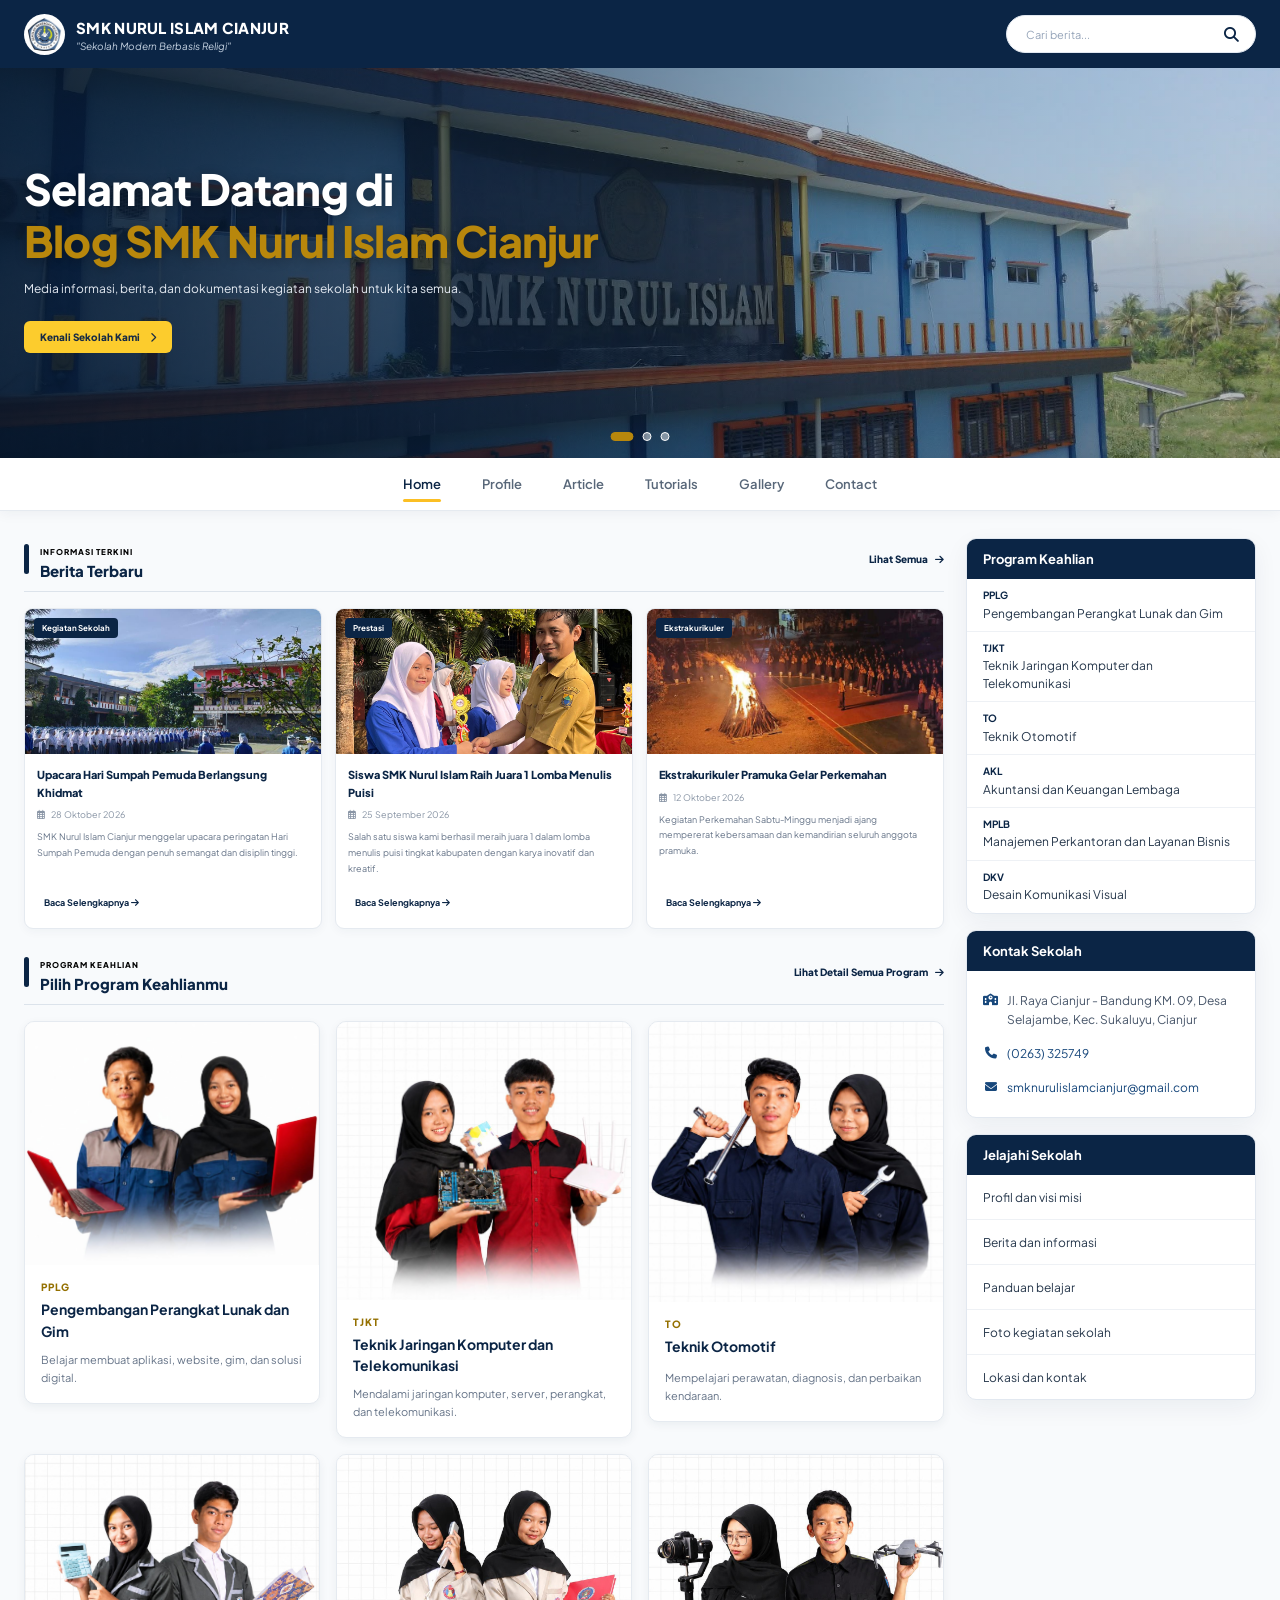
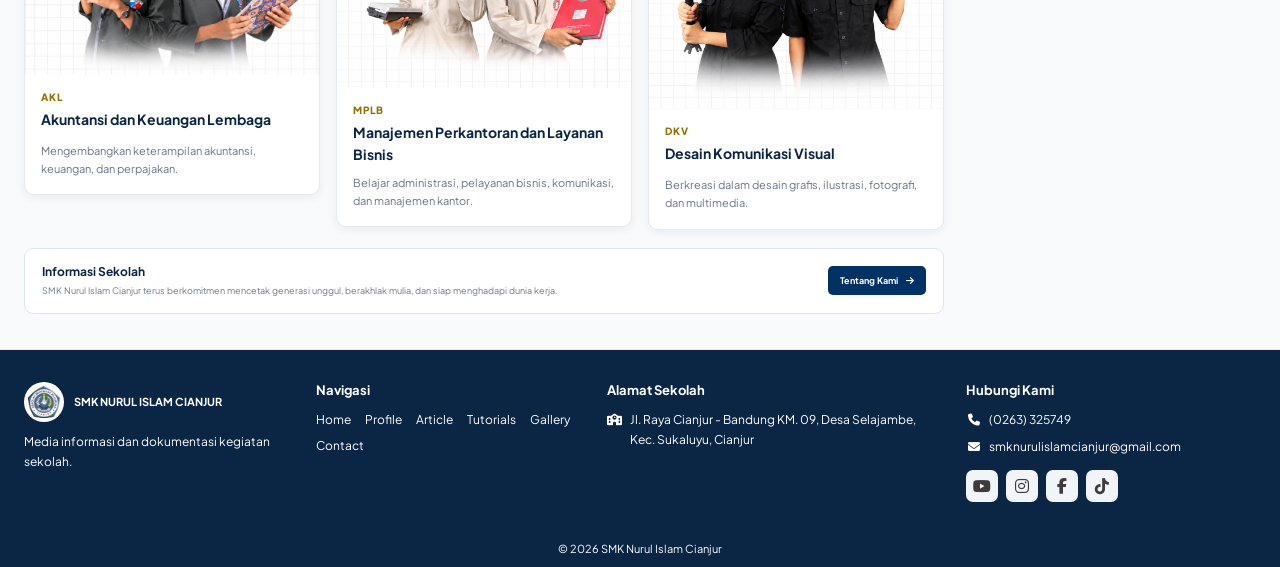
<file: index.html>
<!doctype html>
<html lang="id">
  <head>
    <meta charset="UTF-8" />
    <meta name="viewport" content="width=device-width, initial-scale=1.0" />
    <title>SMK Nurul Islam Cianjur - Blog Sekolah</title>

    <!-- Google Font -->
    <link rel="preconnect" href="https://fonts.googleapis.com" />
    <link rel="preconnect" href="https://fonts.gstatic.com" crossorigin />
    <link
      href="https://fonts.googleapis.com/css2?family=Plus+Jakarta+Sans:wght@400;500;600;700;800&display=swap"
      rel="stylesheet"
    />

    <!-- Font Awesome -->
    <link
      rel="stylesheet"
      href="https://cdnjs.cloudflare.com/ajax/libs/font-awesome/6.5.1/css/all.min.css"
    />

    <!-- CSS -->
    <link rel="stylesheet" href="assets/css/style.css" />
    <link rel="stylesheet" href="includes/menu.css" />
    <link rel="stylesheet" href="includes/footer.css" />
    <link rel="stylesheet" href="includes/scroll-effects.css" />
  </head>
  <body>
    <!-- header -->
    <header class="header">
      <div class="header-container">
        <div class="brand">
          <div class="brand-logo">
            <img src="assets/images/logo_nuris.jpg" alt="Logo Sekolah" />
          </div>

          <div class="brand-text">
            <h1>SMK NURUL ISLAM CIANJUR</h1>
            <p>"Sekolah Modern Berbasis Religi"</p>
          </div>
        </div>

        <div class="header-actions">
          <form class="header-search" id="headerSearch">
            <input
              type="search"
              id="searchInput"
              placeholder="Cari berita..."
              autocomplete="off"
              aria-label="Cari berita"
            />

            <button type="submit" aria-label="Cari">
              <i class="fa-solid fa-magnifying-glass"></i>
            </button>
          </form>
        </div>
      </div>
    </header>

    <!-- hero banner -->
    <section class="hero">
      <div class="hero-background" id="heroBackground"></div>
      <div class="hero-overlay"></div>

      <div class="hero-container">
        <div class="hero-content">
          <h2>
            Selamat Datang di<br />
            <span>Blog SMK Nurul Islam Cianjur</span>
          </h2>

          <p>
            Media informasi, berita, dan dokumentasi kegiatan sekolah untuk kita
            semua.
          </p>

          <a href="profil.html" class="hero-button">
            Kenali Sekolah Kami
            <i class="fa-solid fa-chevron-right"></i>
          </a>
        </div>
      </div>

      <div class="hero-indicators">
        <button
          class="indicator active"
          data-slide="0"
          aria-label="Slide 1"
        ></button>
        <button class="indicator" data-slide="1" aria-label="Slide 2"></button>
        <button class="indicator" data-slide="2" aria-label="Slide 3"></button>
      </div>
    </section>

    <!-- navigation -->
    <nav class="navigation" aria-label="Menu utama">
      <div class="navigation-container">
        <a href="index.html" class="nav-link">Home</a>
        <a href="profil.html" class="nav-link">Profile</a>
        <a href="artikel.html" class="nav-link">Article</a>
        <a href="tutorial.html" class="nav-link">Tutorials</a>
        <a href="galeri.html" class="nav-link">Gallery</a>
        <a href="kontak.html" class="nav-link">Contact</a>
      </div>
    </nav>

    <!-- main content -->
    <main class="main-container" id="berita">
      <div class="content-layout">
        <!-- left content -->
        <section class="news-section">
          <div class="section-header">
            <div class="section-title">
              <span class="title-line"></span>
              <div>
                <small>INFORMASI TERKINI</small>
                <h2>Berita Terbaru</h2>
              </div>
            </div>

            <a href="artikel.html" class="see-all">
              Lihat Semua
              <i class="fa-solid fa-arrow-right"></i>
            </a>
          </div>

          <!-- card baru -->
          <div class="news-grid">
            <!-- berita 1 -->
            <article class="news-card" data-news-card>
              <div class="news-image">
                <img
                  src="assets/images/upacara_nuris.jpg"
                  alt="Upacara Hari Sumpah Pemuda"
                  loading="lazy"
                />
                <span class="category"> Kegiatan Sekolah </span>
              </div>

              <div class="news-content">
                <h3>
                  <a href="artikel-detail.html?id=sumpah-pemuda">
                    Upacara Hari Sumpah Pemuda Berlangsung Khidmat
                  </a>
                </h3>

                <div class="news-date">
                  <i class="fa-regular fa-calendar-days"></i>
                  28 Oktober 2026
                </div>

                <p>
                  SMK Nurul Islam Cianjur menggelar upacara peringatan Hari
                  Sumpah Pemuda dengan penuh semangat dan disiplin tinggi.
                </p>

                <a href="artikel-detail.html?id=sumpah-pemuda" class="read-more">
                  Baca Selengkapnya
                  <i class="fa-solid fa-arrow-right"></i>
                </a>
              </div>
            </article>

            <!-- berita 2 -->
            <article class="news-card" id="prestasi" data-news-card>
              <div class="news-image">
                <img
                  src="assets/images/prestasi/juara_puisi.jpg"
                  alt="Dokumentasi apresiasi siswa bersama guru"
                  loading="lazy"
                />
                <span class="category"> Prestasi </span>
              </div>

              <div class="news-content">
                <h3>
                  <a href="artikel-detail.html?id=juara-puisi">
                    Siswa SMK Nurul Islam Raih Juara 1 Lomba Menulis Puisi
                  </a>
                </h3>

                <div class="news-date">
                  <i class="fa-regular fa-calendar-days"></i>
                  25 September 2026
                </div>

                <p>
                  Salah satu siswa kami berhasil meraih juara 1 dalam lomba
                  menulis puisi tingkat kabupaten dengan karya inovatif dan
                  kreatif.
                </p>

                <a href="artikel-detail.html?id=juara-puisi" class="read-more">
                  Baca Selengkapnya
                  <i class="fa-solid fa-arrow-right"></i>
                </a>
              </div>
            </article>

            <!-- berita 3 -->
            <article class="news-card" id="galeri" data-news-card>
              <div class="news-image">
                <img
                  src="perkemahan.jpg"
                  alt="Kegiatan ekstrakurikuler pramuka"
                  loading="lazy"
                />
                <span class="category"> Ekstrakurikuler </span>
              </div>

              <div class="news-content">
                <h3>
                  <a href="artikel-detail.html?id=pramuka"> Ekstrakurikuler Pramuka Gelar Perkemahan </a>
                </h3>

                <div class="news-date">
                  <i class="fa-regular fa-calendar-days"></i>
                  12 Oktober 2026
                </div>

                <p>
                  Kegiatan Perkemahan Sabtu-Minggu menjadi ajang mempererat
                  kebersamaan dan kemandirian seluruh anggota pramuka.
                </p>

                <a href="artikel-detail.html?id=pramuka" class="read-more">
                  Baca Selengkapnya
                  <i class="fa-solid fa-arrow-right"></i>
                </a>
              </div>
            </article>
          </div>

          <section class="home-programs" aria-labelledby="homeProgramsTitle">
            <div class="section-header">
              <div class="section-title">
                <span class="title-line"></span>
                <div>
                  <small>PROGRAM KEAHLIAN</small>
                  <h2 id="homeProgramsTitle">Pilih Program Keahlianmu</h2>
                </div>
              </div>

              <a href="profil.html#program-keahlian" class="see-all">
                Lihat Detail Semua Program
                <i class="fa-solid fa-arrow-right"></i>
              </a>
            </div>

            <div class="home-programs-grid">
              <article data-news-card>
                <a class="home-program-card" href="profil.html#program-pplg">
                  <img src="assets/images/jurusan/pplg.jpg" alt="Peserta didik program PPLG" loading="lazy" />
                  <div class="home-program-content">
                    <span>PPLG</span>
                    <h3>Pengembangan Perangkat Lunak dan Gim</h3>
                    <p>Belajar membuat aplikasi, website, gim, dan solusi digital.</p>
                  </div>
                </a>
              </article>

              <article data-news-card>
                <a class="home-program-card" href="profil.html#program-tjkt">
                  <img src="assets/images/jurusan/tjkt.jpg" alt="Peserta didik program TJKT" loading="lazy" />
                  <div class="home-program-content">
                    <span>TJKT</span>
                    <h3>Teknik Jaringan Komputer dan Telekomunikasi</h3>
                    <p>Mendalami jaringan komputer, server, perangkat, dan telekomunikasi.</p>
                  </div>
                </a>
              </article>

              <article data-news-card>
                <a class="home-program-card" href="profil.html#program-to">
                  <img src="assets/images/jurusan/to.jpg" alt="Peserta didik program Teknik Otomotif" loading="lazy" />
                  <div class="home-program-content">
                    <span>TO</span>
                    <h3>Teknik Otomotif</h3>
                    <p>Mempelajari perawatan, diagnosis, dan perbaikan kendaraan.</p>
                  </div>
                </a>
              </article>

              <article data-news-card>
                <a class="home-program-card" href="profil.html#program-akl">
                  <img src="assets/images/jurusan/akl.jpg" alt="Guru produktif program AKL" loading="lazy" />
                  <div class="home-program-content">
                    <span>AKL</span>
                    <h3>Akuntansi dan Keuangan Lembaga</h3>
                    <p>Mengembangkan keterampilan akuntansi, keuangan, dan perpajakan.</p>
                  </div>
                </a>
              </article>

              <article data-news-card>
                <a class="home-program-card" href="profil.html#program-mplb">
                  <img src="assets/images/jurusan/mplb.jpg" alt="Peserta didik program MPLB" loading="lazy" />
                  <div class="home-program-content">
                    <span>MPLB</span>
                    <h3>Manajemen Perkantoran dan Layanan Bisnis</h3>
                    <p>Belajar administrasi, pelayanan bisnis, komunikasi, dan manajemen kantor.</p>
                  </div>
                </a>
              </article>

              <article data-news-card>
                <a class="home-program-card" href="profil.html#program-dkv">
                  <img src="assets/images/jurusan/dkv.jpg" alt="Peserta didik program DKV" loading="lazy" />
                  <div class="home-program-content">
                    <span>DKV</span>
                    <h3>Desain Komunikasi Visual</h3>
                    <p>Berkreasi dalam desain grafis, ilustrasi, fotografi, dan multimedia.</p>
                  </div>
                </a>
              </article>
            </div>
          </section>

          <!-- Pesan hasil pencarian -->
            <div class="search-empty" id="searchEmpty" hidden>
              <i class="fa-solid fa-magnifying-glass"></i>
              <h3>Berita tidak ditemukan</h3>
              <p>Coba gunakan kata kunci pencarian lainnya.</p>
            </div>

          <div class="school-info" id="profil">
            <div class="info-content">
              <h3>Informasi Sekolah</h3>
              <p>
                SMK Nurul Islam Cianjur terus berkomitmen mencetak generasi
                unggul, berakhlak mulia, dan siap menghadapi dunia kerja.
              </p>
            </div>

            <a href="profil.html" class="info-button">
              Tentang Kami
              <i class="fa-solid fa-arrow-right"></i>
            </a>
          </div>
        </section>

        <aside class="sidebar sidebar-area" aria-label="Informasi sekolah">
          <section class="sidebar-card">
            <h2 class="sidebar-header">Program Keahlian</h2>
            <ul class="sidebar-list">
              <li><a href="profil.html#program-pplg"><span><strong>PPLG</strong>Pengembangan Perangkat Lunak dan Gim</span></a></li>
              <li><a href="profil.html#program-tjkt"><span><strong>TJKT</strong>Teknik Jaringan Komputer dan Telekomunikasi</span></a></li>
              <li><a href="profil.html#program-to"><span><strong>TO</strong>Teknik Otomotif</span></a></li>
              <li><a href="profil.html#program-akl"><span><strong>AKL</strong>Akuntansi dan Keuangan Lembaga</span></a></li>
              <li><a href="profil.html#program-mplb"><span><strong>MPLB</strong>Manajemen Perkantoran dan Layanan Bisnis</span></a></li>
              <li><a href="profil.html#program-dkv"><span><strong>DKV</strong>Desain Komunikasi Visual</span></a></li>
            </ul>
          </section>
          <section class="sidebar-card">
            <h2 class="sidebar-header">Kontak Sekolah</h2>
            <div class="sidebar-contact">
              <p><i class="fa-solid fa-school" aria-hidden="true"></i><span>Jl. Raya Cianjur - Bandung KM. 09, Desa Selajambe, Kec. Sukaluyu, Cianjur</span></p>
              <p><i class="fa-solid fa-phone" aria-hidden="true"></i><a href="tel:+62263325749">(0263) 325749</a></p>
              <p><i class="fa-solid fa-envelope" aria-hidden="true"></i><a href="mailto:smknurulislamcianjur@gmail.com">smknurulislamcianjur@gmail.com</a></p>
            </div>
          </section>
          <section class="sidebar-card">
            <h2 class="sidebar-header">Jelajahi Sekolah</h2>
            <ul class="sidebar-list">
              <li><a href="profil.html"><span>Profil dan visi misi</span></a></li>
              <li><a href="artikel.html"><span>Berita dan informasi</span></a></li>
              <li><a href="tutorial.html"><span>Panduan belajar</span></a></li>
              <li><a href="galeri.html"><span>Foto kegiatan sekolah</span></a></li>
              <li><a href="kontak.html"><span>Lokasi dan kontak</span></a></li>
            </ul>
          </section>
        </aside>
      </div>
    </main>

    <!-- footer -->
    <footer class="footer" id="kontak">
      <div class="footer-container">
        <!-- identitas sekolah -->
        <div class="footer-column">
          <div class="footer-brand">
            <div class="footer-logo" role="img" aria-label="Logo sekolah">
            </div>
            <h3>SMK NURUL ISLAM CIANJUR</h3>
          </div>
          <p>Media informasi dan dokumentasi kegiatan sekolah.</p>
        </div>

        <!-- navigation -->
        <div class="footer-column">
          <h4>Navigasi</h4>
          <nav class="footer-links" aria-label="Navigasi footer">
            <a href="index.html">Home</a>
            <a href="profil.html">Profile</a>
            <a href="artikel.html">Article</a>
            <a href="tutorial.html">Tutorials</a>
            <a href="galeri.html">Gallery</a>
            <a href="kontak.html">Contact</a>
          </nav>
        </div>

        <!-- ADDRESS -->
        <div class="footer-column">
          <h4>Alamat Sekolah</h4>
          <p class="footer-detail">
            <i class="fa-solid fa-school" aria-hidden="true"></i>
            <span>Jl. Raya Cianjur - Bandung KM. 09, Desa Selajambe, Kec. Sukaluyu, Cianjur</span>
          </p>
        </div>

        <!-- CONTACT -->
        <div class="footer-column">
          <h4>Hubungi Kami</h4>
          <p class="footer-detail">
            <i class="fa-solid fa-phone" aria-hidden="true"></i>
            <a href="tel:+62263325749">(0263) 325749</a>
          </p>

          <p class="footer-detail">
            <i class="fa-solid fa-envelope" aria-hidden="true"></i>
            <a href="mailto:smknurulislamcianjur@gmail.com">smknurulislamcianjur@gmail.com</a>
          </p>

          <div class="social-links">
            <a
              href="https://youtube.com/@smknurulislamcianjur?si=RVncWw3QQM4tRcN"
              aria-label="YouTube"
            >
              <i class="fa-brands fa-youtube"></i>
            </a>
            <a
              href="https://www.instagram.com/smknurulislamcianjur?exln=MTc3N3E5Ynp3cWM4aw=="
              aria-label="Instagram"
            >
              <i class="fa-brands fa-instagram"></i>
            </a>
            <a
              href="https://www.facebook.com/share/1EyA4eeDF7/"
              aria-label="Facebook"
            >
              <i class="fa-brands fa-facebook-f"></i>
            </a>
            <a
              href="https://www.tiktok.com/@smknurulislamcianjur?_=r=1&_t=ZS-9D5Dz1kFX61"
              aria-label="TikTok"
            >
              <i class="fa-brands fa-tiktok"></i>
            </a>
          </div>
        </div>
      </div>
      <div class="copyright">© 2026 SMK Nurul Islam Cianjur</div>
    </footer>

    <!-- JAVASCRIPT -->
    <script src="assets/js/script.js"></script>
    <script src="assets/js/shared-layout.js"></script>
  </body>
</html>
</file>
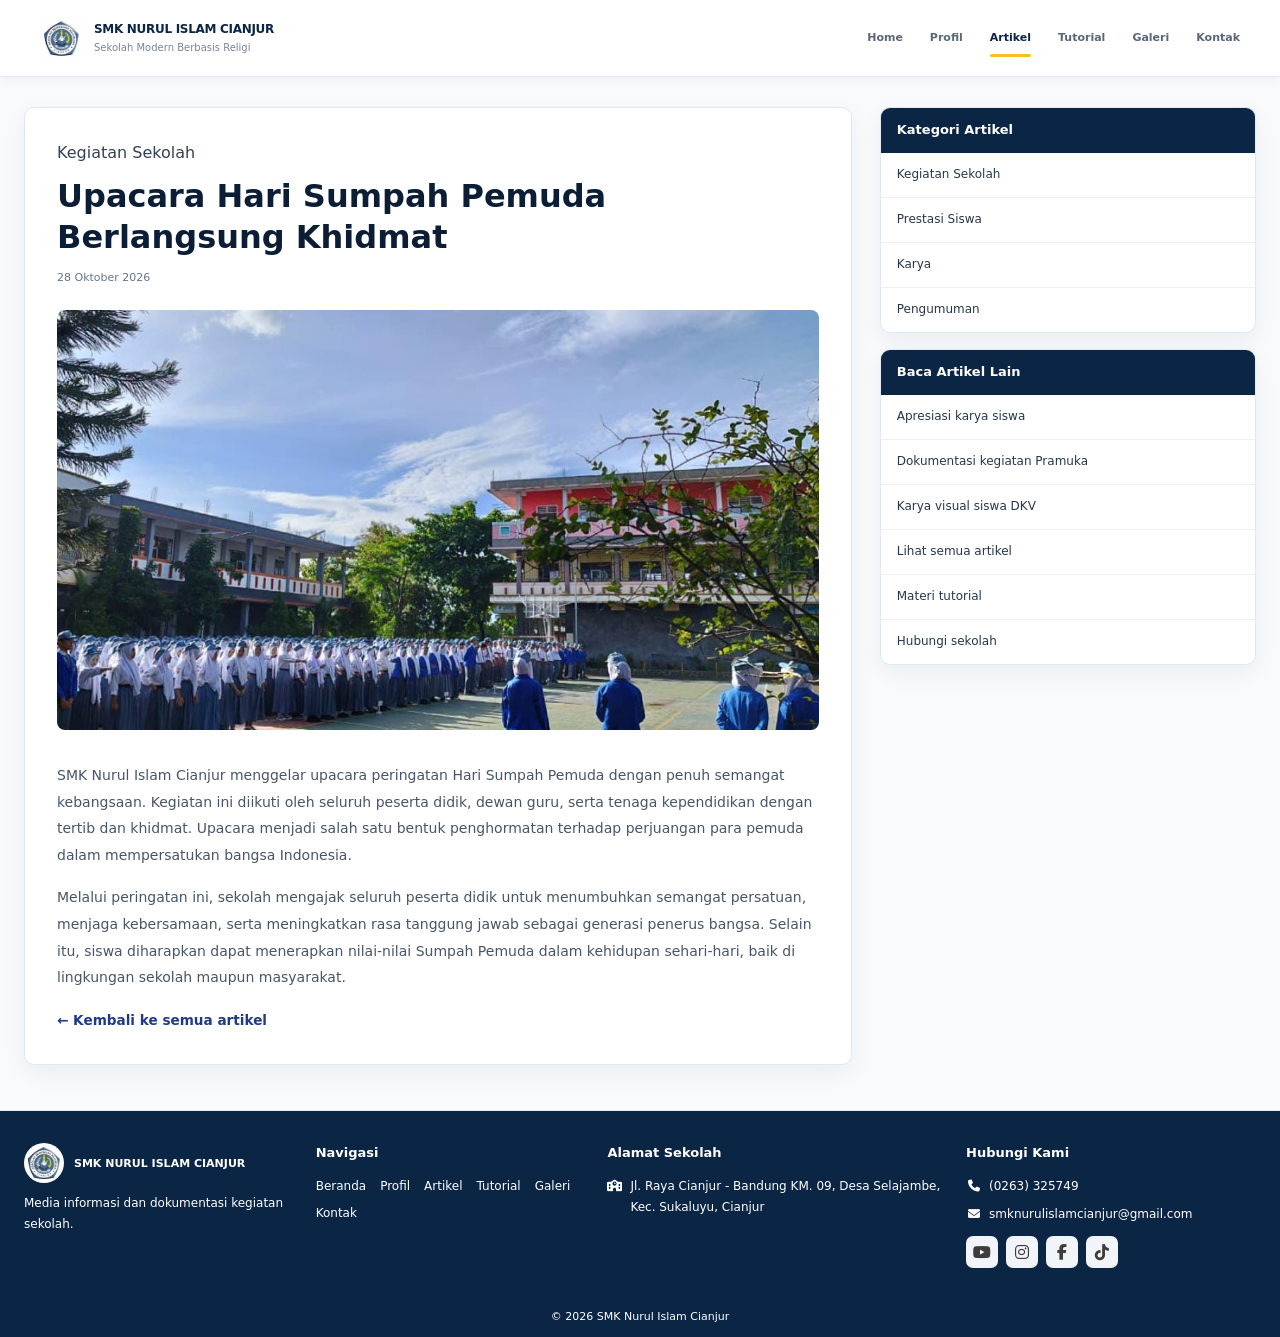
<file: artikel-detail.html>
<!doctype html>
<html lang="id">
  <head>
    <meta charset="UTF-8" />
    <meta name="viewport" content="width=device-width, initial-scale=1.0" />
    <title>Detail Berita - SMK Nurul Islam Cianjur</title>
    <link rel="preconnect" href="https://fonts.googleapis.com" />
    <link
      rel="stylesheet"
      href="https://cdnjs.cloudflare.com/ajax/libs/font-awesome/6.5.1/css/all.min.css"
    />
    <link rel="stylesheet" href="assets/css/style.css" />
    <link rel="stylesheet" href="assets/css/artikel.css" />
    <link rel="stylesheet" href="includes/menu.css" />
    <link rel="stylesheet" href="includes/footer.css" />
    <link rel="stylesheet" href="includes/scroll-effects.css" />
  </head>
  <body>
    <nav class="site-navigation" aria-label="Menu utama">
      <div class="site-nav-container">
        <a href="index.html" class="site-brand">
          <img src="assets/images/logo_nuris.jpg" alt="Logo SMK Nurul Islam" />
          <span class="site-brand-copy"
            ><strong>SMK NURUL ISLAM CIANJUR</strong
            ><span>Sekolah Modern Berbasis Religi</span></span
          >
        </a>
        <ul class="site-nav-menu" id="siteNavMenu">
          <li><a href="index.html" class="site-nav-link">Home</a></li>
          <li><a href="profil.html" class="site-nav-link">Profil</a></li>
          <li><a href="artikel.html" class="site-nav-link">Artikel</a></li>
          <li><a href="tutorial.html" class="site-nav-link">Tutorial</a></li>
          <li><a href="galeri.html" class="site-nav-link">Galeri</a></li>
          <li><a href="kontak.html" class="site-nav-link">Kontak</a></li>
        </ul>
        <button
          class="site-menu-toggle"
          type="button"
          aria-label="Buka navigasi"
          aria-controls="siteNavMenu"
          aria-expanded="false"
        >
          <i class="fa-solid fa-bars" aria-hidden="true"></i>
        </button>
      </div>
    </nav>

    <main class="main-wrapper">
      <div class="article-detail-layout">
        <article class="article-detail">
          <span id="detailCategory" class="category-label">Kategori</span>
          <h1 id="detailTitle">Memuat artikel...</h1>
          <div id="detailDate" class="article-detail-date"></div>
          <img id="detailImage" src="assets/images/upacara_nuris.jpg" alt="" />
          <div id="detailBody" class="article-detail-body"></div>
          <a href="artikel.html" class="btn-read-more"
            >← Kembali ke semua artikel</a
          >
        </article>
        <aside class="sidebar sidebar-area" aria-label="Informasi sekolah">
          <section class="sidebar-card">
            <h2 class="sidebar-header">Kategori Artikel</h2>
            <ul class="sidebar-list">
              <li>
                <a href="artikel.html#kegiatan"
                  ><span>Kegiatan Sekolah</span></a
                >
              </li>
              <li>
                <a href="artikel.html#prestasi"><span>Prestasi Siswa</span></a>
              </li>
              <li>
                <a href="artikel.html#karya"><span>Karya</span></a>
              </li>
              <li>
                <a href="artikel.html#pengumuman"><span>Pengumuman</span></a>
              </li>
            </ul>
          </section>
          <section class="sidebar-card">
            <h2 class="sidebar-header">Baca Artikel Lain</h2>
            <ul class="sidebar-list">
              <li>
                <a href="artikel-detail.html?id=juara-puisi"
                  ><span>Apresiasi karya siswa</span></a
                >
              </li>
              <li>
                <a href="artikel-detail.html?id=pramuka"
                  ><span>Dokumentasi kegiatan Pramuka</span></a
                >
              </li>
              <li>
                <a href="artikel-detail.html?id=desain-grafis"
                  ><span>Karya visual siswa DKV</span></a
                >
              </li>
              <li>
                <a href="artikel.html"><span>Lihat semua artikel</span></a>
              </li>
              <li>
                <a href="tutorial.html"><span>Materi tutorial</span></a>
              </li>
              <li>
                <a href="kontak.html"><span>Hubungi sekolah</span></a>
              </li>
            </ul>
          </section>
        </aside>
      </div>
    </main>

    <script>
      const articles = {
        "sumpah-pemuda": {
          category: "Kegiatan Sekolah",
          date: "28 Oktober 2026",
          title: "Upacara Hari Sumpah Pemuda Berlangsung Khidmat",
          image: "assets/images/upacara_nuris.jpg",
          body: [
            "SMK Nurul Islam Cianjur menggelar upacara peringatan Hari Sumpah Pemuda dengan penuh semangat kebangsaan. Kegiatan ini diikuti oleh seluruh peserta didik, dewan guru, serta tenaga kependidikan dengan tertib dan khidmat. Upacara menjadi salah satu bentuk penghormatan terhadap perjuangan para pemuda dalam mempersatukan bangsa Indonesia.",
            "Melalui peringatan ini, sekolah mengajak seluruh peserta didik untuk menumbuhkan semangat persatuan, menjaga kebersamaan, serta meningkatkan rasa tanggung jawab sebagai generasi penerus bangsa. Selain itu, siswa diharapkan dapat menerapkan nilai-nilai Sumpah Pemuda dalam kehidupan sehari-hari, baik di lingkungan sekolah maupun masyarakat.",
          ],
        },
        "juara-puisi": {
          category: "Prestasi",
          date: "25 September 2026",
          title: "Siswa Raih Juara 1 Lomba Menulis Puisi Tingkat Kabupaten",
          image: "assets/images/prestasi/juara_puisi.jpg",
          body: [
            "Salah satu siswi SMK Nurul Islam Cianjur berhasil meraih prestasi sebagai Juara dalam lomba monolog. Melalui penampilan yang penuh penghayatan, kemampuan berekspresi, serta penyampaian cerita yang menarik, siswi tersebut berhasil menunjukkan bakatnya di bidang seni pertunjukan.",
            "Pencapaian ini merupakan hasil dari latihan, persiapan, dan usaha dalam mengembangkan kemampuan seni peran. Lomba monolog menjadi kesempatan bagi siswi untuk mengasah kreativitas, keberanian, serta kepercayaan diri dalam menampilkan sebuah cerita secara mandiri.",
            "Sekolah memberikan apresiasi atas pencapaian tersebut dan berharap keberhasilan ini dapat menjadi motivasi bagi peserta didik lainnya untuk terus mengembangkan bakat, minat, dan kreativitas di berbagai bidang.",
          ],
        },
        pramuka: {
          category: "Kegiatan Sekolah",
          date: "12 Oktober 2026",
          title:
            "SMK NURUL ISLAM Perkemahan Akhir Pekan sebagai Sarana Pembinaan Karakter Siswa",
          image: "perkemahan.jpg",
          body: [
            "SMK Nurul Islam Cianjur menyelenggarakan kegiatan perkemahan akhir pekan yang diikuti oleh para siswa. Kegiatan ini menjadi salah satu bentuk pembelajaran di luar kelas yang bertujuan untuk membangun karakter, melatih kedisiplinan, kepemimpinan, kerja sama, serta kemandirian siswa.",
            "Selama kegiatan berlangsung, para peserta mengikuti berbagai aktivitas menarik, seperti latihan baris-berbaris, pionering, permainan kelompok, dan kegiatan kebersamaan. Berbagai aktivitas tersebut memberikan pengalaman baru sekaligus mempererat hubungan antarsiswa.",
            "Melalui kegiatan perkemahan ini, siswa diharapkan mampu mengembangkan rasa tanggung jawab, meningkatkan kepedulian terhadap sesama, serta menerapkan nilai-nilai kedisiplinan dan kemandirian dalam kehidupan sehari-hari.",
          ],
        },
        "ujian-tengah-semester": {
          category: "Pengumuman",
          date: "8 Oktober 2026",
          title: "Pengumuman Jadwal Kegiatan Ujian Tengah Semester",
          image: "gedung_sekolah.jpg",
          body: [
            "SMK Nurul Islam Cianjur menyampaikan informasi mengenai jadwal pelaksanaan Ujian Tengah Semester (UTS) kepada seluruh peserta didik. Ujian ini dilaksanakan sebagai salah satu bentuk evaluasi untuk mengetahui perkembangan pemahaman dan hasil belajar siswa selama kegiatan pembelajaran berlangsung. Seluruh peserta didik diharapkan memperhatikan jadwal ujian sesuai kelas dan mata pelajaran yang telah ditentukan.",
            "Dalam menghadapi pelaksanaan ujian, peserta didik diimbau untuk mempersiapkan diri dengan belajar secara teratur, memahami materi yang telah diberikan oleh guru, serta membawa perlengkapan ujian yang diperlukan. Selain itu, siswa diharapkan hadir tepat waktu dan mengikuti seluruh tata tertib yang berlaku selama ujian berlangsung.",
            "Melalui pelaksanaan Ujian Tengah Semester ini, sekolah berharap peserta didik dapat menunjukkan kemampuan terbaiknya, menjunjung tinggi kejujuran, serta membangun sikap disiplin dan tanggung jawab dalam mengikuti setiap proses evaluasi pembelajaran.",
          ],
        },
        "juara-cerpen": {
          category: "Prestasi",
          date: "18 September 2026",
          title: "Siswa Meraih Juara 2 Lomba Menulis Cerpen",
          image: "assets/images/prestasi/juara_cerpen.jpg",
          body: [
            "Siswa SMK Nurul Islam Cianjur berhasil meraih Juara 2 dalam lomba menulis cerpen tingkat Kabupaten Cianjur. Karya yang dihasilkan mengangkat pesan kehidupan dan nilai budaya yang disampaikan melalui alur cerita yang menarik. Pencapaian ini menjadi salah satu bentuk keberhasilan siswa dalam mengembangkan kemampuan literasi dan kreativitas di bidang sastra.",
            "Keberhasilan tersebut tidak terlepas dari usaha, latihan, serta bimbingan guru selama proses persiapan lomba. Melalui kegiatan ini, siswa mendapatkan pengalaman dalam menuangkan ide, mengembangkan imajinasi, dan menyampaikan pesan melalui sebuah cerita pendek.",
            "Sekolah memberikan apresiasi kepada siswa dan guru pembimbing atas pencapaian tersebut. Diharapkan prestasi ini dapat menjadi motivasi bagi peserta didik lainnya untuk terus meningkatkan minat membaca, mengasah kemampuan menulis, serta berani menghasilkan karya yang bermanfaat.",
          ],
        },
        "desain-grafis": {
          category: "Karya",
          date: "4 September 2026",
          title: "Workshop Desain Grafis Bersama Praktisi Industri",
          image: "assets/images/desain_grafis.jpg",
          body: [
            "Peserta didik jurusan Desain Komunikasi Visual (DKV) SMK Nurul Islam Cianjur menghasilkan berbagai karya desain grafis sebagai bentuk penerapan keterampilan dan kreativitas yang dipelajari selama kegiatan pembelajaran. Karya-karya tersebut dibuat dengan memperhatikan unsur visual, pemilihan warna, tipografi, serta komposisi desain agar mampu menyampaikan pesan secara menarik dan komunikatif.",
            "Dalam proses pembuatannya, siswa memanfaatkan berbagai aplikasi desain untuk mengembangkan ide dan menuangkan konsep menjadi karya visual. Setiap karya mencerminkan kreativitas, imajinasi, serta kemampuan siswa dalam mengolah elemen desain sesuai dengan tema dan tujuan yang ingin disampaikan.",
            "Melalui karya-karya ini, peserta didik diharapkan dapat terus mengembangkan kemampuan di bidang desain grafis, meningkatkan keterampilan menggunakan teknologi desain, serta membangun pengalaman sebagai bekal untuk menghadapi dunia industri kreatif.",
          ],
        },
        "penerimaan-siswa-baru": {
          category: "Pengumuman",
          date: "1 September 2026",
          title: "Informasi Pendaftaran Peserta Didik Baru Dibuka",
          image: "assets/images/deskripsi_spmb.jpg",
          body: [
            "SMK Nurul Islam Cianjur telah membuka Penerimaan Peserta Didik Baru (PPDB) bagi calon siswa yang ingin melanjutkan pendidikan ke jenjang Sekolah Menengah Kejuruan. Proses pendaftaran dilaksanakan melalui beberapa tahapan, mulai dari pengisian administrasi, wawancara, hingga pengukuran kompetensi awal untuk mengenal minat dan kemampuan calon peserta didik.",
            "Calon peserta didik dapat mengikuti proses pendaftaran dengan melengkapi persyaratan dan berkas yang telah ditentukan oleh pihak sekolah. Seluruh tahapan dilaksanakan untuk membantu proses penerimaan berjalan dengan tertib dan memberikan informasi yang diperlukan kepada calon siswa serta orang tua.",
            "Melalui penerimaan peserta didik baru ini, SMK Nurul Islam Cianjur berharap dapat memberikan kesempatan kepada generasi muda untuk memperoleh pendidikan kejuruan, mengembangkan potensi diri, serta mempersiapkan keterampilan sebagai bekal untuk masa depan.",
          ],
        },
        "latihan-pramuka": {
          category: "Karya",
          date: "27 Agustus 2026",
          title: "Kreativitas Anggota Pramuka dalam Karya Pioneering",
          image: "assets/images/ekstrakulikuler/pioneering.jpg",
          body: [
            "Kegiatan pioneering menjadi salah satu bentuk kreativitas dan keterampilan anggota Pramuka SMK Nurul Islam. Melalui kegiatan ini, para anggota belajar mengembangkan kemampuan dalam membuat berbagai bentuk konstruksi menggunakan tongkat dan tali.",
            "Dalam proses pembuatannya, setiap anggota berlatih menerapkan teknik ikatan dan simpul dengan tepat. Kegiatan ini juga membutuhkan ketelitian, kekompakan, serta kerja sama agar hasil karya dapat tersusun dengan baik.",
            "Melalui karya pioneering, anggota Pramuka tidak hanya mengasah keterampilan kepramukaan, tetapi juga belajar untuk lebih kreatif, mandiri, dan bertanggung jawab dalam menyelesaikan suatu karya.",
            "Kegiatan ini menjadi salah satu wujud pengembangan kreativitas dan keterampilan siswa di SMK Nurul Islam.",
          ],
        },
        "juara-monolog": {
          category: "prestasi",
          date: "20 Agustus 2026",
          title: "Siswi SMK Nurul Islam Raih Prestasi dalam Lomba Monolog",
          image: "assets/images/prestasi/juara_monolog.jpg",
          body: [
            "Salah satu siswi SMK Nurul Islam Cianjur berhasil meraih juara dalam ajang lomba monolog. Melalui penampilan yang penuh penghayatan, kemampuan berekspresi, serta penyampaian cerita yang menarik, siswi tersebut berhasil menunjukkan bakat dan kemampuannya di bidang seni pertunjukan. Pencapaian ini menjadi salah satu kebanggaan bagi sekolah sekaligus bukti bahwa peserta didik memiliki potensi yang dapat dikembangkan melalui berbagai kegiatan seni.",
            "Keberhasilan tersebut merupakan hasil dari usaha, latihan, dan persiapan dalam mengembangkan kemampuan seni peran. Melalui lomba monolog, siswi juga memperoleh pengalaman untuk meningkatkan kepercayaan diri, mengasah kreativitas, serta belajar menyampaikan pesan dan emosi melalui sebuah penampilan.",
            "Pihak sekolah memberikan apresiasi atas pencapaian yang telah diraih dan berharap keberhasilan ini dapat menjadi motivasi bagi peserta didik lainnya untuk terus menggali potensi, mengembangkan bakat, serta berani mengikuti berbagai kegiatan positif di bidang seni maupun bidang lainnya.",
          ],
        },
      };

      const id = new URLSearchParams(window.location.search).get("id");
      const article = articles[id] || articles["sumpah-pemuda"];
      document.title = `${article.title} - SMK Nurul Islam Cianjur`;
      document.getElementById("detailCategory").textContent = article.category;
      document.getElementById("detailTitle").textContent = article.title;
      document.getElementById("detailDate").textContent = article.date;
      document.getElementById("detailImage").src = article.image;
      document.getElementById("detailImage").alt = article.title;
      document.getElementById("detailBody").innerHTML = article.body
        .map((paragraph) => `<p>${paragraph}</p>`)
        .join("");
    </script>
    <footer class="footer" id="kontak">
      <div class="footer-container">
        <div class="footer-column">
          <div class="footer-brand">
            <div class="footer-logo" role="img" aria-label="Logo sekolah"></div>
            <h3>SMK NURUL ISLAM CIANJUR</h3>
          </div>
          <p>Media informasi dan dokumentasi kegiatan sekolah.</p>
        </div>
        <div class="footer-column">
          <h4>Navigasi</h4>
          <nav class="footer-links" aria-label="Navigasi footer">
            <a href="index.html">Beranda</a>
            <a href="profil.html">Profil</a>
            <a href="artikel.html">Artikel</a>
            <a href="tutorial.html">Tutorial</a>
            <a href="galeri.html">Galeri</a>
            <a href="kontak.html">Kontak</a>
          </nav>
        </div>
        <div class="footer-column">
          <h4>Alamat Sekolah</h4>
          <p class="footer-detail">
            <i class="fa-solid fa-school" aria-hidden="true"></i
            ><span
              >Jl. Raya Cianjur - Bandung KM. 09, Desa Selajambe, Kec. Sukaluyu,
              Cianjur</span
            >
          </p>
        </div>
        <div class="footer-column">
          <h4>Hubungi Kami</h4>
          <p class="footer-detail">
            <i class="fa-solid fa-phone" aria-hidden="true"></i
            ><a href="tel:+62263325749">(0263) 325749</a>
          </p>
          <p class="footer-detail">
            <i class="fa-solid fa-envelope" aria-hidden="true"></i
            ><a href="mailto:smknurulislamcianjur@gmail.com"
              >smknurulislamcianjur@gmail.com</a
            >
          </p>
          <div class="social-links">
            <a
              href="https://youtube.com/@smknurulislamcianjur?si=RVncWw3QQM4tRcN"
              aria-label="YouTube"
              ><i class="fa-brands fa-youtube"></i
            ></a>
            <a
              href="https://www.instagram.com/smknurulislamcianjur?exln=MTc3N3E5Ynp3cWM4aw=="
              aria-label="Instagram"
              ><i class="fa-brands fa-instagram"></i
            ></a>
            <a
              href="https://www.facebook.com/share/1EyA4eeDF7/"
              aria-label="Facebook"
              ><i class="fa-brands fa-facebook-f"></i
            ></a>
            <a
              href="https://www.tiktok.com/@smknurulislamcianjur?_=r=1&_t=ZS-9D5Dz1kFX61"
              aria-label="TikTok"
              ><i class="fa-brands fa-tiktok"></i
            ></a>
          </div>
        </div>
      </div>
      <div class="copyright">© 2026 SMK Nurul Islam Cianjur</div>
    </footer>
    <script src="assets/js/shared-layout.js"></script>
  </body>
</html>
</file>
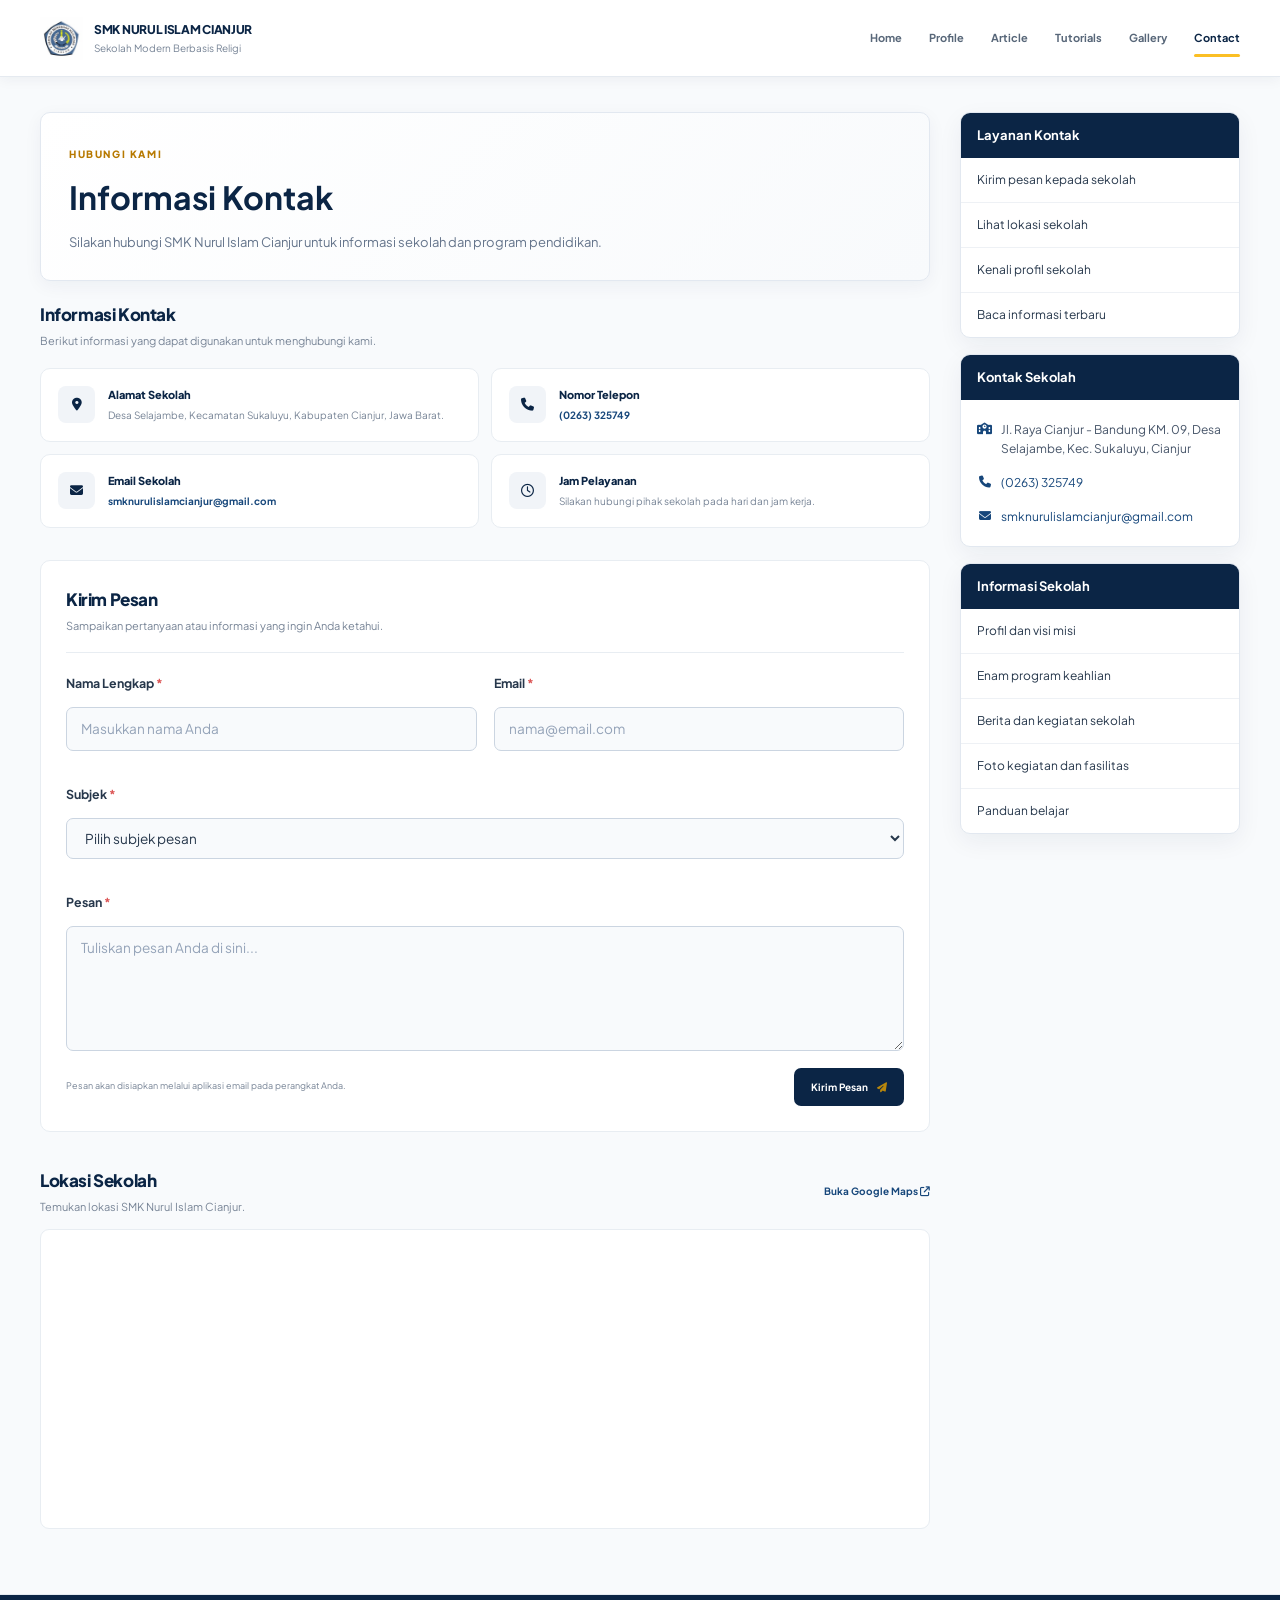
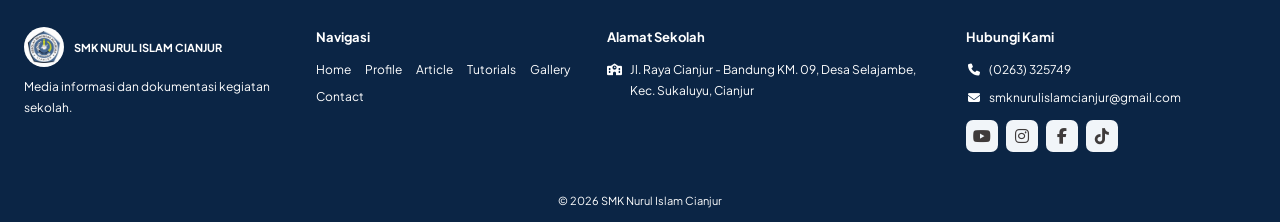
<file: kontak.html>
<!DOCTYPE html>
<html lang="id">
<head>
    <meta charset="UTF-8">
    <meta name="viewport" content="width=device-width, initial-scale=1.0">
    <title>Kontak | SMK Nurul Islam Cianjur</title>
    <link rel="preconnect" href="https://fonts.googleapis.com">
    <link rel="preconnect" href="https://fonts.gstatic.com" crossorigin>
    <link href="https://fonts.googleapis.com/css2?family=Plus+Jakarta+Sans:wght@400;500;600;700;800&display=swap" rel="stylesheet">
    <link rel="stylesheet" href="https://cdnjs.cloudflare.com/ajax/libs/font-awesome/6.5.1/css/all.min.css">
    <link rel="stylesheet" href="assets/css/kontak.css">
    <link rel="stylesheet" href="includes/menu.css">
    <link rel="stylesheet" href="includes/footer.css">
    <link rel="stylesheet" href="includes/scroll-effects.css">
</head>

<body>

    <!-- NAVIGASI -->
    <nav class="site-navigation" aria-label="Menu utama">
        <div class="site-nav-container">
            <a href="index.html" class="site-brand">
                <img src="assets/images/logo_nuris.jpg" alt="Logo SMK Nurul Islam">
                <span class="site-brand-copy">
                    <strong>SMK NURUL ISLAM CIANJUR</strong>
                    <span>Sekolah Modern Berbasis Religi</span>
                </span>
            </a>

            <ul class="site-nav-menu" id="siteNavMenu">
                <li><a href="index.html" class="site-nav-link">Home</a></li>
                <li><a href="profil.html" class="site-nav-link">Profile</a></li>
                <li><a href="artikel.html" class="site-nav-link">Article</a></li>
                <li><a href="tutorial.html" class="site-nav-link">Tutorials</a></li>
                <li><a href="galeri.html" class="site-nav-link">Gallery</a></li>
                <li><a href="kontak.html" class="site-nav-link">Contact</a></li>
            </ul>

            <button class="site-menu-toggle" id="siteMenuToggle" type="button" aria-label="Buka navigasi" aria-controls="siteNavMenu" aria-expanded="false">
                <i class="fa-solid fa-bars" aria-hidden="true"></i>
            </button>
        </div>
    </nav>

    <!-- KONTEN -->
    <main class="main-content">
        <div class="container">
            <div class="content-layout">
                <div class="main-column">
                    <div class="article-page-heading">
                        <div>
                            <span>HUBUNGI KAMI</span>
                            <h1>Informasi Kontak</h1>
                            <p>Silakan hubungi SMK Nurul Islam Cianjur untuk informasi sekolah dan program pendidikan.</p>
                        </div>
                    </div>

                    <!-- INFORMASI KONTAK -->
                    <section class="contact-information">

                        <h2 class="section-title">Informasi Kontak</h2>
                        <p class="section-description">
                            Berikut informasi yang dapat digunakan untuk menghubungi kami.
                        </p>

                        <div class="information-list">

                            <div class="information-item">
                                <div class="information-icon">
                                    <i class="fa-solid fa-location-dot"></i>
                                </div>
                                <div>
                                    <h3>Alamat Sekolah</h3>
                                    <p>Desa Selajambe, Kecamatan Sukaluyu, Kabupaten Cianjur, Jawa Barat.</p>
                                </div>
                            </div>

                            <div class="information-item">
                                <div class="information-icon">
                                    <i class="fa-solid fa-phone"></i>
                                </div>
                                <div>
                                    <h3>Nomor Telepon</h3>
                                    <p><a href="tel:0263325749">(0263) 325749</a></p>
                                </div>
                            </div>

                            <div class="information-item">
                                <div class="information-icon">
                                    <i class="fa-solid fa-envelope"></i>
                                </div>
                                <div>
                                    <h3>Email Sekolah</h3>
                                    <p>
                                        <a href="mailto:smknurulislamcianjur@gmail.com">
                                            smknurulislamcianjur@gmail.com
                                        </a>
                                    </p>
                                </div>
                            </div>

                            <div class="information-item">
                                <div class="information-icon">
                                    <i class="fa-regular fa-clock"></i>
                                </div>
                                <div>
                                    <h3>Jam Pelayanan</h3>
                                    <p>Silakan hubungi pihak sekolah pada hari dan jam kerja.</p>
                                </div>
                            </div>

                        </div>
                    </section>

                    <!-- FORM KONTAK -->
                    <section class="form-section" id="formKontak">

                        <div class="form-header">
                            <h2 class="section-title">Kirim Pesan</h2>
                            <p class="section-description">
                                Sampaikan pertanyaan atau informasi yang ingin Anda ketahui.
                            </p>
                        </div>

                        <form id="contactForm">

                            <div class="form-grid">

                                <div class="form-group">
                                    <label for="nama">Nama Lengkap <span>*</span></label>
                                    <input
                                        type="text"
                                        id="nama"
                                        class="form-control"
                                        placeholder="Masukkan nama Anda"
                                        required
                                    >
                                </div>

                                <div class="form-group">
                                    <label for="email">Email <span>*</span></label>
                                    <input
                                        type="email"
                                        id="email"
                                        class="form-control"
                                        placeholder="nama@email.com"
                                        required
                                    >
                                </div>

                                <div class="form-group full">
                                    <label for="subjek">Subjek <span>*</span></label>
                                    <select id="subjek" class="form-control" required>
                                        <option value="">Pilih subjek pesan</option>
                                        <option>Informasi Pendaftaran</option>
                                        <option>Program Keahlian</option>
                                        <option>Kegiatan Sekolah</option>
                                        <option>Kerja Sama</option>
                                        <option>Pertanyaan Umum</option>
                                        <option>Lainnya</option>
                                    </select>
                                </div>

                                <div class="form-group full">
                                    <label for="pesan">Pesan <span>*</span></label>
                                    <textarea
                                        id="pesan"
                                        class="form-control"
                                        placeholder="Tuliskan pesan Anda di sini..."
                                        required
                                    ></textarea>
                                </div>

                            </div>

                            <div class="form-bottom">
                                <p class="form-note">
                                    Pesan akan disiapkan melalui aplikasi email pada perangkat Anda.
                                </p>

                                <button type="submit" class="submit-button">
                                    Kirim Pesan
                                    <i class="fa-solid fa-paper-plane"></i>
                                </button>
                            </div>

                        </form>
                    </section>

                    <!-- PETA -->
                    <section class="map-section" id="lokasi">

                        <div class="map-header">
                            <div>
                                <h2 class="section-title">Lokasi Sekolah</h2>
                                <p class="section-description">
                                    Temukan lokasi SMK Nurul Islam Cianjur.
                                </p>
                            </div>

                            <a
                                href="https://www.google.com/maps/search/?api=1&query=SMK+Nurul+Islam+Cianjur+Selajambe+Sukaluyu"
                                target="_blank"
                                rel="noopener noreferrer"
                                class="map-link"
                            >
                                Buka Google Maps <i class="fa-solid fa-arrow-up-right-from-square"></i>
                            </a>
                        </div>

                        <iframe
                            class="map-frame"
                            src="https://www.google.com/maps?q=SMK%20Nurul%20Islam%20Cianjur%20Selajambe%20Sukaluyu&z=16&output=embed"
                            loading="lazy"
                            title="Peta lokasi SMK Nurul Islam Cianjur"
                            referrerpolicy="no-referrer-when-downgrade">
                        </iframe>

                    </section>

                </div>

                <!-- SIDEBAR -->
                <aside class="sidebar sidebar-area" aria-label="Informasi sekolah">
                    <section class="sidebar-card">
                        <h2 class="sidebar-header">Layanan Kontak</h2>
                        <ul class="sidebar-list">
                            <li><a href="#formKontak"><span>Kirim pesan kepada sekolah</span></a></li>
                            <li><a href="#lokasi"><span>Lihat lokasi sekolah</span></a></li>
                            <li><a href="profil.html"><span>Kenali profil sekolah</span></a></li>
                            <li><a href="artikel.html"><span>Baca informasi terbaru</span></a></li>
                        </ul>
                    </section>
                    <section class="sidebar-card">
                        <h2 class="sidebar-header">Kontak Sekolah</h2>
                        <div class="sidebar-contact">
                            <p><i class="fa-solid fa-school" aria-hidden="true"></i><span>Jl. Raya Cianjur - Bandung KM. 09, Desa Selajambe, Kec. Sukaluyu, Cianjur</span></p>
                            <p><i class="fa-solid fa-phone" aria-hidden="true"></i><a href="tel:+62263325749">(0263) 325749</a></p>
                            <p><i class="fa-solid fa-envelope" aria-hidden="true"></i><a href="mailto:smknurulislamcianjur@gmail.com">smknurulislamcianjur@gmail.com</a></p>
                        </div>
                    </section>
                    <section class="sidebar-card">
                        <h2 class="sidebar-header">Informasi Sekolah</h2>
                        <ul class="sidebar-list">
                            <li><a href="profil.html#tentang-sekolah"><span>Profil dan visi misi</span></a></li>
                            <li><a href="profil.html#program-keahlian"><span>Enam program keahlian</span></a></li>
                            <li><a href="artikel.html"><span>Berita dan kegiatan sekolah</span></a></li>
                            <li><a href="galeri.html"><span>Foto kegiatan dan fasilitas</span></a></li>
                            <li><a href="tutorial.html"><span>Panduan belajar</span></a></li>
                        </ul>
                    </section>
                </aside>

            </div>
        </div>
    </main>

    <!-- FOOTER -->
    <footer class="footer" id="kontak">
        <div class="footer-container">
            <div class="footer-column">
                <div class="footer-brand">
                    <div class="footer-logo" role="img" aria-label="Logo sekolah"></div>
                    <h3>SMK NURUL ISLAM CIANJUR</h3>
                </div>
                <p>Media informasi dan dokumentasi kegiatan sekolah.</p>
            </div>
            <div class="footer-column">
                <h4>Navigasi</h4>
                <nav class="footer-links" aria-label="Navigasi footer">
                    <a href="index.html">Home</a>
                    <a href="profil.html">Profile</a>
                    <a href="artikel.html">Article</a>
                    <a href="tutorial.html">Tutorials</a>
                    <a href="galeri.html">Gallery</a>
                    <a href="kontak.html">Contact</a>
                </nav>
            </div>
            <div class="footer-column">
                <h4>Alamat Sekolah</h4>
                <p class="footer-detail"><i class="fa-solid fa-school" aria-hidden="true"></i><span>Jl. Raya Cianjur - Bandung KM. 09, Desa Selajambe, Kec. Sukaluyu, Cianjur</span></p>
            </div>
            <div class="footer-column">
                <h4>Hubungi Kami</h4>
                <p class="footer-detail"><i class="fa-solid fa-phone" aria-hidden="true"></i><a href="tel:+62263325749">(0263) 325749</a></p>
                <p class="footer-detail"><i class="fa-solid fa-envelope" aria-hidden="true"></i><a href="mailto:smknurulislamcianjur@gmail.com">smknurulislamcianjur@gmail.com</a></p>
                <div class="social-links">
                    <a href="https://youtube.com/@smknurulislamcianjur?si=RVncWw3QQM4tRcN" aria-label="YouTube"><i class="fa-brands fa-youtube"></i></a>
                    <a href="https://www.instagram.com/smknurulislamcianjur?exln=MTc3N3E5Ynp3cWM4aw==" aria-label="Instagram"><i class="fa-brands fa-instagram"></i></a>
                    <a href="https://www.facebook.com/share/1EyA4eeDF7/" aria-label="Facebook"><i class="fa-brands fa-facebook-f"></i></a>
                    <a href="https://www.tiktok.com/@smknurulislamcianjur?_=r=1&_t=ZS-9D5Dz1kFX61" aria-label="TikTok"><i class="fa-brands fa-tiktok"></i></a>
                </div>
            </div>
        </div>
        <div class="copyright">© 2026 SMK Nurul Islam Cianjur</div>
    </footer>

    <script src="assets/js/script.js"></script>
    <script src="assets/js/shared-layout.js"></script>

</body>
</html>
</file>
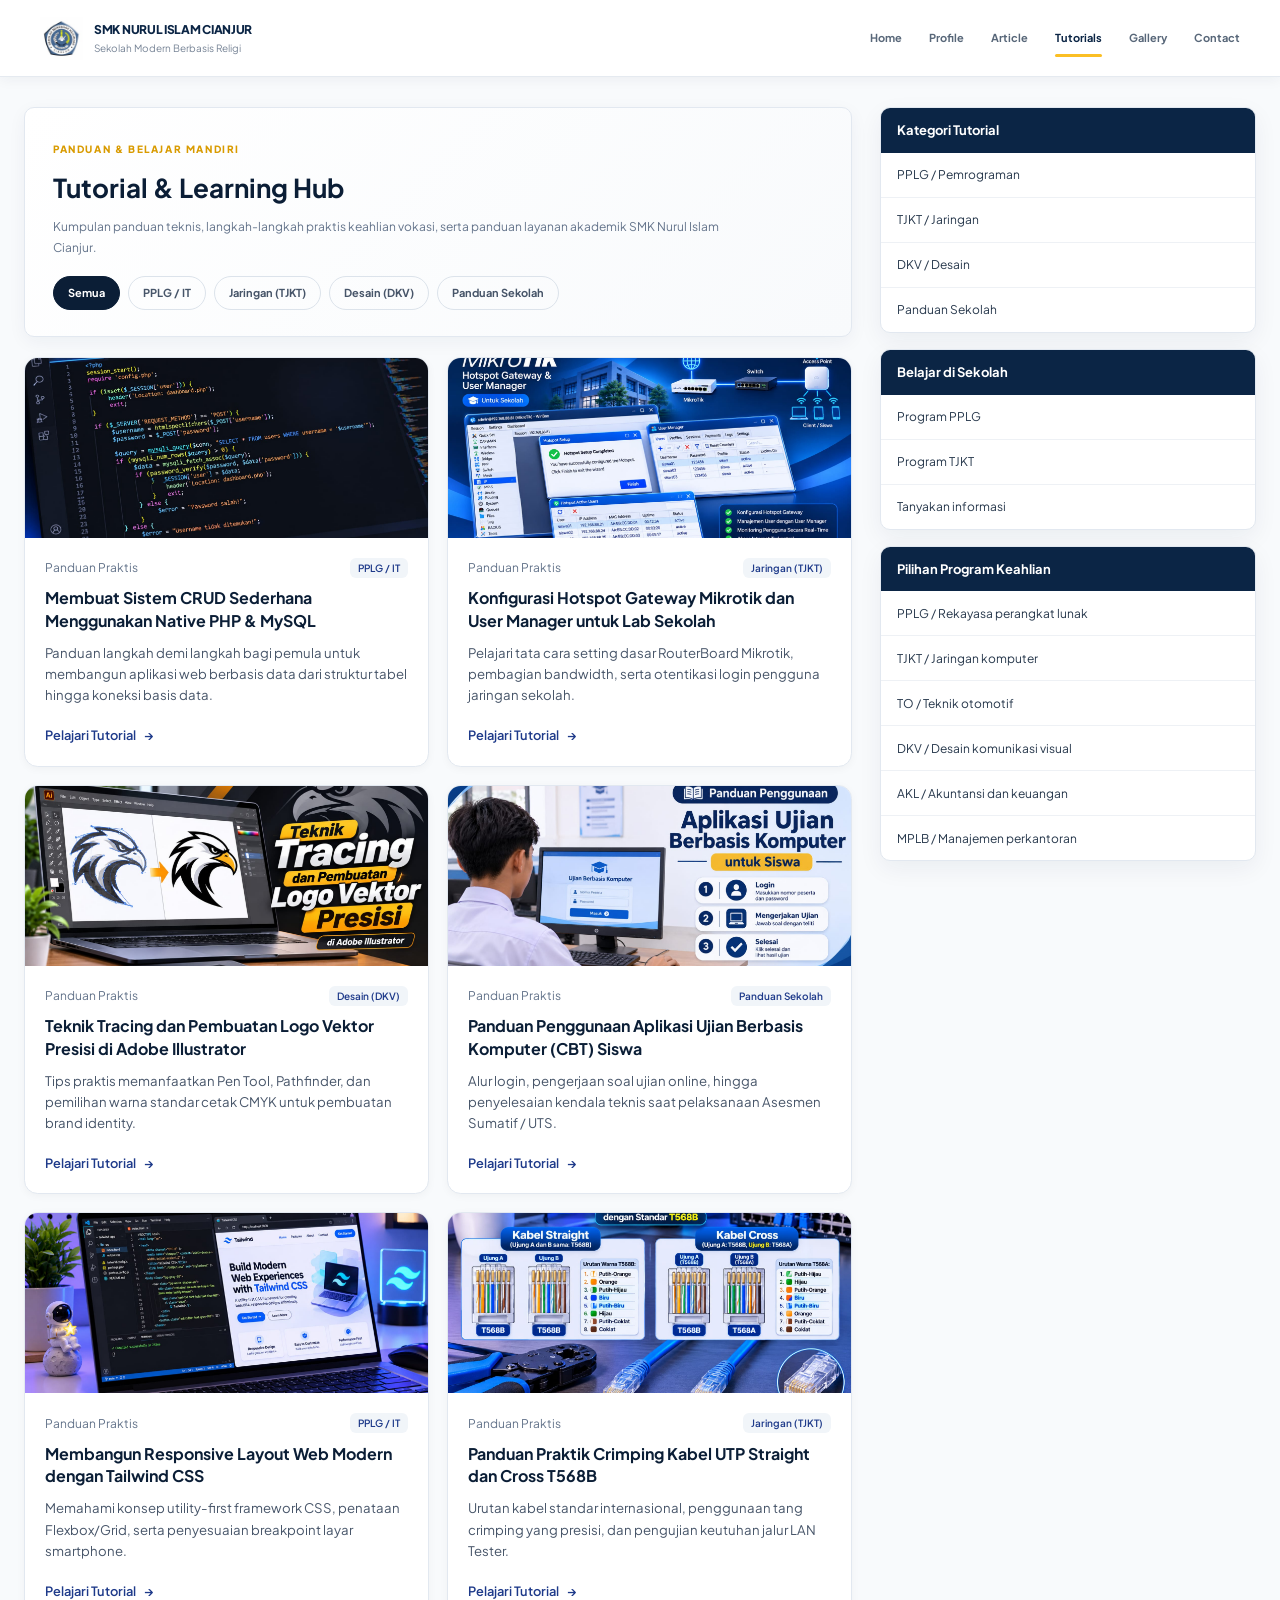
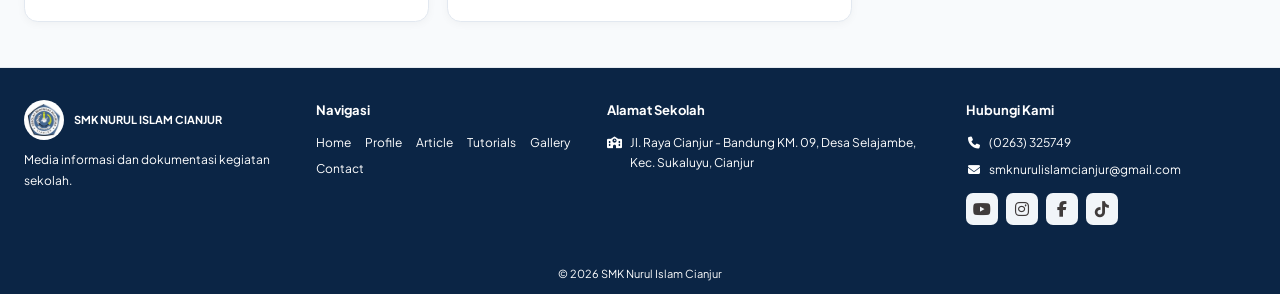
<file: tutorial.html>
<!doctype html>
<html lang="id">
  <head>
    <meta charset="UTF-8" />
    <meta name="viewport" content="width=device-width, initial-scale=1.0" />
    <title>Tutorial & Panduan - SMK Nurul Islam Cianjur</title>
    <link rel="preconnect" href="https://fonts.googleapis.com" />
    <link rel="preconnect" href="https://fonts.gstatic.com" crossorigin />
    <link href="https://fonts.googleapis.com/css2?family=Plus+Jakarta+Sans:wght@400;500;600;700;800&amp;display=swap" rel="stylesheet" />
    <link rel="stylesheet" href="https://cdnjs.cloudflare.com/ajax/libs/font-awesome/6.5.1/css/all.min.css" />
    <link rel="stylesheet" href="assets/css/style.css" />
    <!-- Perbaikan: Mengarahkan CSS khusus ke tutorial.css -->
    <link rel="stylesheet" href="assets/css/tutorial.css" />
    <link rel="stylesheet" href="includes/menu.css" />
    <link rel="stylesheet" href="includes/footer.css" />
    <link rel="stylesheet" href="includes/scroll-effects.css" />
  </head>
  <body>
    <nav class="site-navigation" aria-label="Menu utama">
      <div class="site-nav-container">
        <a href="index.html" class="site-brand">
          <img src="assets/images/logo_nuris.jpg" alt="Logo SMK Nurul Islam" />
          <span class="site-brand-copy"><strong>SMK NURUL ISLAM CIANJUR</strong><span>Sekolah Modern Berbasis Religi</span></span>
        </a>
        <ul class="site-nav-menu" id="siteNavMenu">
          <li><a href="index.html" class="site-nav-link">Home</a></li>
          <li><a href="profil.html" class="site-nav-link">Profile</a></li>
          <li><a href="artikel.html" class="site-nav-link">Article</a></li>
          <li><a href="tutorial.html" class="site-nav-link">Tutorials</a></li>
          <li><a href="galeri.html" class="site-nav-link">Gallery</a></li>
          <li><a href="kontak.html" class="site-nav-link">Contact</a></li>
        </ul>
        <button class="site-menu-toggle" type="button" aria-label="Buka navigasi" aria-controls="siteNavMenu" aria-expanded="false">
          <i class="fa-solid fa-bars" aria-hidden="true"></i>
        </button>
      </div>
    </nav>

    <main class="main-wrapper">
      <div class="grid-container">
        <section class="content-area">
          <div class="article-page-heading">
            <div>
              <span>PANDUAN & BELAJAR MANDIRI</span>
              <h1>Tutorial & Learning Hub</h1>
              <p>Kumpulan panduan teknis, langkah-langkah praktis keahlian vokasi, serta panduan layanan akademik SMK Nurul Islam Cianjur.</p>
            </div>
            <div class="article-filter" aria-label="Filter kategori tutorial">
              <a href="#semua" class="active" data-filter="semua">Semua</a>
              <a href="#pplg" data-filter="pplg">PPLG / IT</a>
              <a href="#tjkt" data-filter="tjkt">Jaringan (TJKT)</a>
              <a href="#dkv" data-filter="dkv">Desain (DKV)</a>
              <a href="#akademik" data-filter="akademik">Panduan Sekolah</a>
            </div>
          </div>

          <div class="article-list">
            <!-- Tutorial 1 -->
            <article class="article-card" id="pplg" data-category="pplg">
              <a class="article-image-box" href="tutorial-detail.html?id=dasar-php-native">
                <img src="assets/images/tutorial/codingan.jpg" alt="Siswa program PPLG dengan komputer" />
              </a>
              <div class="article-content">
                <div class="article-meta">
                  <span>Panduan Praktis</span>
                  <span class="category-label">PPLG / IT</span>
                </div>
                <a href="tutorial-detail.html?id=dasar-php-native" class="article-title">Membuat Sistem CRUD Sederhana Menggunakan Native PHP & MySQL</a>
                <p class="article-excerpt">Panduan langkah demi langkah bagi pemula untuk membangun aplikasi web berbasis data dari struktur tabel hingga koneksi basis data.</p>
                <a href="tutorial-detail.html?id=dasar-php-native" class="btn-read-more">Pelajari Tutorial <span aria-hidden="true">→</span></a>
              </div>
            </article>

            <!-- Tutorial 2 -->
            <article class="article-card" id="tjkt" data-category="tjkt">
              <a class="article-image-box" href="tutorial-detail.html?id=konfigurasi-mikrotik-hotspot">
                <img src="assets/images/tutorial/mikrotik.jpg" alt="Siswa program TJKT mempelajari perangkat komputer" />
              </a>
              <div class="article-content">
                <div class="article-meta">
                  <span>Panduan Praktis</span>
                  <span class="category-label">Jaringan (TJKT)</span>
                </div>
                <a href="tutorial-detail.html?id=konfigurasi-mikrotik-hotspot" class="article-title">Konfigurasi Hotspot Gateway Mikrotik dan User Manager untuk Lab Sekolah</a>
                <p class="article-excerpt">Pelajari tata cara setting dasar RouterBoard Mikrotik, pembagian bandwidth, serta otentikasi login pengguna jaringan sekolah.</p>
                <a href="tutorial-detail.html?id=konfigurasi-mikrotik-hotspot" class="btn-read-more">Pelajari Tutorial <span aria-hidden="true">→</span></a>
              </div>
            </article>

            <!-- Tutorial 3 -->
            <article class="article-card" id="dkv" data-category="dkv">
              <a class="article-image-box" href="tutorial-detail.html?id=vektor-logo-illustrator">
                <img src="assets/images/tutorial/logo_vendor.jpg" alt="Siswa program DKV mengembangkan karya visual" />
              </a>
              <div class="article-content">
                <div class="article-meta">
                  <span>Panduan Praktis</span>
                  <span class="category-label">Desain (DKV)</span>
                </div>
                <a href="tutorial-detail.html?id=vektor-logo-illustrator" class="article-title">Teknik Tracing dan Pembuatan Logo Vektor Presisi di Adobe Illustrator</a>
                <p class="article-excerpt">Tips praktis memanfaatkan Pen Tool, Pathfinder, dan pemilihan warna standar cetak CMYK untuk pembuatan brand identity.</p>
                <a href="tutorial-detail.html?id=vektor-logo-illustrator" class="btn-read-more">Pelajari Tutorial <span aria-hidden="true">→</span></a>
              </div>
            </article>

            <!-- Tutorial 4 -->
            <article class="article-card" id="akademik" data-category="akademik">
              <a class="article-image-box" href="tutorial-detail.html?id=panduan-cbt-siswa">
                <img src="assets/images/tutorial/cbt.jpg" alt="Siswa mempersiapkan perangkat belajar" />
              </a>
              <div class="article-content">
                <div class="article-meta">
                  <span>Panduan Praktis</span>
                  <span class="category-label">Panduan Sekolah</span>
                </div>
                <a href="tutorial-detail.html?id=panduan-cbt-siswa" class="article-title">Panduan Penggunaan Aplikasi Ujian Berbasis Komputer (CBT) Siswa</a>
                <p class="article-excerpt">Alur login, pengerjaan soal ujian online, hingga penyelesaian kendala teknis saat pelaksanaan Asesmen Sumatif / UTS.</p>
                <a href="tutorial-detail.html?id=panduan-cbt-siswa" class="btn-read-more">Pelajari Tutorial <span aria-hidden="true">→</span></a>
              </div>
            </article>

            <!-- Tutorial 5 -->
            <article class="article-card" data-category="pplg">
              <a class="article-image-box" href="tutorial-detail.html?id=responsive-tailwind-css">
                <img src="assets/images/tutorial/responsive.jpg" alt="Siswa program PPLG dengan komputer" loading="lazy" />
              </a>
              <div class="article-content">
                <div class="article-meta">
                  <span>Panduan Praktis</span>
                  <span class="category-label">PPLG / IT</span>
                </div>
                <a href="tutorial-detail.html?id=responsive-tailwind-css" class="article-title">Membangun Responsive Layout Web Modern dengan Tailwind CSS</a>
                <p class="article-excerpt">Memahami konsep utility-first framework CSS, penataan Flexbox/Grid, serta penyesuaian breakpoint layar smartphone.</p>
                <a href="tutorial-detail.html?id=responsive-tailwind-css" class="btn-read-more">Pelajari Tutorial <span aria-hidden="true">→</span></a>
              </div>
            </article>

            <!-- Tutorial 6 -->
            <article class="article-card" data-category="tjkt">
              <a class="article-image-box" href="tutorial-detail.html?id=crimping-kabel-lan">
                <img src="assets/images/tutorial/kabel.jpg" alt="Siswa program TJKT mempelajari perangkat komputer" loading="lazy" />
              </a>
              <div class="article-content">
                <div class="article-meta">
                  <span>Panduan Praktis</span>
                  <span class="category-label">Jaringan (TJKT)</span>
                </div>
                <a href="tutorial-detail.html?id=crimping-kabel-lan" class="article-title">Panduan Praktik Crimping Kabel UTP Straight dan Cross T568B</a>
                <p class="article-excerpt">Urutan kabel standar internasional, penggunaan tang crimping yang presisi, dan pengujian keutuhan jalur LAN Tester.</p>
                <a href="tutorial-detail.html?id=crimping-kabel-lan" class="btn-read-more">Pelajari Tutorial <span aria-hidden="true">→</span></a>
              </div>
            </article>
          </div>
        </section>

        <aside class="sidebar sidebar-area" aria-label="Informasi sekolah">
          <section class="sidebar-card">
            <h2 class="sidebar-header">Kategori Tutorial</h2>
            <ul class="sidebar-list">
              <li><a href="tutorial.html#pplg"><span>PPLG / Pemrograman</span></a></li>
              <li><a href="tutorial.html#tjkt"><span>TJKT / Jaringan</span></a></li>
              <li><a href="tutorial.html#dkv"><span>DKV / Desain</span></a></li>
              <li><a href="tutorial.html#akademik"><span>Panduan Sekolah</span></a></li>
            </ul>
          </section>
          <section class="sidebar-card">
            <h2 class="sidebar-header">Belajar di Sekolah</h2>
            <ul class="sidebar-list">
              <li><a href="profil.html#program-pplg"><span>Program PPLG</span></a></li>
              <li><a href="profil.html#program-tjkt"><span>Program TJKT</span></a></li>
              <li><a href="kontak.html#formKontak"><span>Tanyakan informasi</span></a></li>
            </ul>
          </section>
          <section class="sidebar-card">
            <h2 class="sidebar-header">Pilihan Program Keahlian</h2>
            <ul class="sidebar-list">
              <li><a href="profil.html#program-pplg"><span>PPLG / Rekayasa perangkat lunak</span></a></li>
              <li><a href="profil.html#program-tjkt"><span>TJKT / Jaringan komputer</span></a></li>
              <li><a href="profil.html#program-to"><span>TO / Teknik otomotif</span></a></li>
              <li><a href="profil.html#program-dkv"><span>DKV / Desain komunikasi visual</span></a></li>
              <li><a href="profil.html#program-akl"><span>AKL / Akuntansi dan keuangan</span></a></li>
              <li><a href="profil.html#program-mplb"><span>MPLB / Manajemen perkantoran</span></a></li>
            </ul>
          </section>
        </aside>
      </div>
    </main>

    <footer class="footer" id="kontak">
      <div class="footer-container">
        <div class="footer-column">
          <div class="footer-brand">
            <div class="footer-logo" role="img" aria-label="Logo sekolah"></div>
            <h3>SMK NURUL ISLAM CIANJUR</h3>
          </div>
          <p>Media informasi dan dokumentasi kegiatan sekolah.</p>
        </div>
        <div class="footer-column">
            <h4>Navigasi</h4>
            <nav class="footer-links" aria-label="Navigasi footer">
              <a href="index.html">Home</a>
              <a href="profil.html">Profile</a>
              <a href="artikel.html">Article</a>
              <a href="tutorial.html">Tutorials</a>
              <a href="galeri.html">Gallery</a>
              <a href="kontak.html">Contact</a>
            </nav>
          </div>
        <div class="footer-column">
            <h4>Alamat Sekolah</h4>
            <p class="footer-detail"><i class="fa-solid fa-school" aria-hidden="true"></i><span>Jl. Raya Cianjur - Bandung KM. 09, Desa Selajambe, Kec. Sukaluyu, Cianjur</span></p>
          </div>
        <div class="footer-column">
            <h4>Hubungi Kami</h4>
            <p class="footer-detail"><i class="fa-solid fa-phone" aria-hidden="true"></i><a href="tel:+62263325749">(0263) 325749</a></p>
            <p class="footer-detail"><i class="fa-solid fa-envelope" aria-hidden="true"></i><a href="mailto:smknurulislamcianjur@gmail.com">smknurulislamcianjur@gmail.com</a></p>
            <div class="social-links">
              <a href="https://youtube.com/@smknurulislamcianjur?si=RVncWw3QQM4tRcN" aria-label="YouTube"><i class="fa-brands fa-youtube"></i></a>
              <a href="https://www.instagram.com/smknurulislamcianjur?exln=MTc3N3E5Ynp3cWM4aw==" aria-label="Instagram"><i class="fa-brands fa-instagram"></i></a>
              <a href="https://www.facebook.com/share/1EyA4eeDF7/" aria-label="Facebook"><i class="fa-brands fa-facebook-f"></i></a>
              <a href="https://www.tiktok.com/@smknurulislamcianjur?_=r=1&_t=ZS-9D5Dz1kFX61" aria-label="TikTok"><i class="fa-brands fa-tiktok"></i></a>
            </div>
          </div>
      </div>
      <div class="copyright">© 2026 SMK Nurul Islam Cianjur</div>
    </footer>
    <script src="assets/js/script.js"></script>
    <script src="assets/js/shared-layout.js"></script>
  </body>
</html>
</file>
<file: assets/css/style.css>
/* Variabel utama */
:root {
    --navy: #0b2545;
    --blue: #17477b;
    --gold: #fbbf24;
    --text: #26374b;
    --muted: #758397;
    --border: #e5eaf0;
    --white: #ffffff;
    --background: #f8fafc;
    --navy-dark: #081c35;
}

* {
    margin: 0;
    padding: 0;
    box-sizing: border-box;
}

html {
    scroll-behavior: smooth;
}

body {
    font-family: "Plus Jakarta Sans", sans-serif;
    background: var(--background);
    color: var(--text);
    min-height: 100vh;
}

a {
    text-decoration: none;
    color: inherit;
}

button, input {
    font-family: inherit;
}

/* header */
.header {
    background: var(--navy);
    color: var(--white);
}

.header-container {
    width: calc(100% - 48px);
    max-width: 1480px;
    min-height: 68px;
    margin: auto;
    display: flex;
    align-items: center;
    justify-content: space-between;
    gap: 20px;
}

.brand {
    display: flex;
    align-items: center;
    gap: 11px;
    min-width: 0;
}

.brand-logo {
    width: 41px;
    height: 41px;
    border-radius: 50%;
    overflow: hidden;
    flex-shrink: 0;
    display: grid;
    place-items: center;
}

.brand-logo img {
    width: 100%;
    height: 100%;
    object-fit: contain;
}

.brand-text h1 {
    font-size: 15px;
    font-weight: 800;
    letter-spacing: .3px;
    line-height: 1.4;
}

.brand-text p {
    font-size: 10px;
    font-style: italic;
    color: #c6d3e2;
    margin-top: 2px;
}

.header-actions {
    display: flex;
    align-items: center;
    gap: 10px;
}

/* Search Header */
.header-search {
    width: 250px;
    height: 38px;
    padding: 3px 10px 3px 14px;
    background: white;
    border: 1px solid #e2e8f0;
    border-radius: 30px;
    display: flex;
    align-items: center;
    transition: border-color 0.2s ease;
}

/* Efek ketika input aktif */
.header-search:focus-within {
    border-color: #cbd5e1;
}

/* Input */
.header-search input {
    flex: 1;
    width: 100%;
    min-width: 0;
    height: 100%;
    border: none;
    outline: none;
    padding: 0 5px;
    font-size: 11px;
    background: transparent;
    border-radius: 0;
    color: #334155;
}

.header-search input::placeholder {
    color: #94a3b8;
}

/* Button Search */
.header-search button {
    width: 28px;
    height: 28px;
    flex-shrink: 0;
    display: flex;
    align-items: center;
    justify-content: center;
    padding: 0;
    border: none;
    border-radius: 50%;
    background: transparent;
    color: var(--navy);
    cursor: pointer;
    transition: color 0.2s ease;
}

/* Hover Icon */
.header-search button:hover {
    background: transparent;
    color: #64748b;
}

/* Icon */
.header-search button i {
    font-size: 15px;
}

/* hero banner */
.hero {
    min-height: 390px;
    position: relative;
    isolation: isolate;
    overflow: hidden;
    display: flex;
    align-items: center;
    background: var(--navy);
    color: white;
}

/* Background gambar memenuhi banner */
.hero-background {
    position: absolute;
    inset: 0;
    z-index: -2;
    background-size: cover;
    background-position: center center;
    background-repeat: no-repeat;
    transition: opacity 0.4s ease-in-out;
}

/* Overlay transparan */
.hero-overlay {
    position: absolute;
    inset: 0;
    z-index: -1;

    background:
        linear-gradient(
            90deg,
            rgba(4, 22, 45, 0.85) 0%,
            rgba(4, 27, 55, 0.65) 35%,
            rgba(4, 27, 55, 0.25) 70%,
            rgba(4, 27, 55, 0.10) 100%
        ),
        linear-gradient(
            0deg,
            rgba(0, 0, 0, 0.20),
            transparent 65%
        );
}

.hero-container {
    width: calc(100% - 48px);
    max-width: 1480px;
    margin: auto;
}

.hero-content {
    max-width: 650px;
    padding: 55px 0 65px;
}

.hero-content h2 {
    font-size: clamp(27px, 3.4vw, 43px);
    line-height: 1.2;
    letter-spacing: -0.8px;
    font-weight: 800;
    text-shadow: 0 2px 12px rgba(0, 0, 0, 0.3);
}

.hero-content h2 span {
    color: var(--gold);
}

.hero-content p {
    max-width: 440px;
    margin-top: 12px;
    margin-bottom: 21px;
    color: #e4eaf2;
    font-size: 12px;
    line-height: 1.8;
}

.hero-button {
    display: inline-flex;
    align-items: center;
    gap: 10px;
    padding: 10px 16px;
    border-radius: 6px;
    background: #fccc2d;
    color: #172b45;
    font-size: 10px;
    font-weight: 800;
    transition: 0.2s;
}

.hero-button:hover {
    background: var(--gold);
    transform: translateY(-2px);
}

.hero-indicators {
    position: absolute;
    bottom: 17px;
    left: 50%;
    transform: translateX(-50%);
    display: flex;
    align-items: center;
    gap: 9px;
    z-index: 5;
}

.indicator {
    width: 9px;
    height: 9px;
    padding: 0;
    border: 1.5px solid white;
    border-radius: 50%;
    background: rgba(255, 255, 255, 0.45);
    cursor: pointer;
    transition: all 0.3s ease;
}

.indicator.active {
    width: 23px;
    border-color: var(--gold);
    border-radius: 20px;
    background: var(--gold);
}

/* main content */
.main-container {
    width: calc(100% - 48px);
    max-width: 1480px;
    margin: auto;
    padding: 27px 0 35px;
}

.content-layout {
    display: grid;
    grid-template-columns: minmax(0, 1fr) 290px;
    gap: 22px;
    align-items: start;
}

.news-section {
    min-width: 0;
}

.section-header {
    display: flex;
    justify-content: space-between;
    align-items: center;
    margin-bottom: 16px;
    padding-bottom: 11px;
    border-bottom: 1px solid #dce3eb;
}

.section-title {
    display: flex;
    align-items: center;
    gap: 11px;
}

.title-line {
    width: 5px;
    height: 30px;
    border-radius: 5px;
    background: var(--navy);
}

.section-title small {
    color: black;
    font-size: 8px;
    font-weight: 800;
    letter-spacing: 1px;
}

.section-title h2 {
    margin-top: 2px;
    color: var(--navy);
    font-size: 15px;
    font-weight: 800;
}

.see-all {
    display: flex;
    align-items: center;
    gap: 7px;

    color: var(--navy);
    font-size: 10px;
    font-weight: 800;
    transition: .2s;
}

.see-all:hover {
    color: #0f46db;
}

/* cards baru */
.news-grid {
    display: grid;
    grid-template-columns: repeat(3, minmax(0, 1fr));
    gap: 13px;
}

/* search */
.search-empty {
    padding: 40px 20px;
    margin-top: 15px;
    text-align: center;
    background: white;
    border: 1px solid var(--border);
    border-radius: 9px;
}

.search-empty[hidden] {
    display: none;
}

.search-empty i {
    font-size: 27px;
    color: #94a3b8;
    margin-bottom: 12px;
}

.search-empty h3 {
    color: var(--navy);
    font-size: 14px;
    margin-bottom: 6px;
}

.search-empty p {
    color: var(--muted);
    font-size: 11px;
}

.news-card {
    display: flex;
    flex-direction: column;
    overflow: hidden;
    background: white;
    border: 1px solid var(--border);
    border-radius: 9px;
    box-shadow: 0 3px 10px rgba(20,43,70,.04);
    transition: .25s;
}

.news-card:hover {
    transform: translateY(-4px);
    box-shadow: 0 9px 22px rgba(20,43,70,.1);
}

.news-image {
    position: relative;
    height: 145px;
    overflow: hidden;
    background: #e3eaf1;
}

.news-image img {
    width: 100%;
    height: 100%;
    object-fit: cover;
    transition: .35s;
}

.news-card:hover .news-image img {
    transform: scale(1.05);
}

.category {
    position: absolute;
    top: 9px;
    left: 9px;
    padding: 5px 8px;
    border-radius: 4px;
    background: var(--navy);
    color: white;
    font-size: 8px;
    font-weight: 700;
}

.news-content {
    flex: 1;
    display: flex;
    flex-direction: column;
    padding: 12px;
}

.news-content h3 {
    color: var(--navy);
    font-size: 11px;
    line-height: 1.6;
    font-weight: 800;
}

.news-content h3 a:hover {
    color: #0f46db;
}

.news-date {
    display: flex;
    align-items: center;
    gap: 6px;
    margin-top: 8px;
    color: #8995a5;
    font-size: 9px;
}

.news-content p {
    margin: 9px 0 13px;
    color: #667488;
    font-size: 9px;
    line-height: 1.75;
}

.read-more {
    gap: 8px;
    margin-top: auto;
    padding: 8px 7px;
    color: var(--navy);
    font-size: 9px;
    font-weight: 700;
    transition: .2s;
}

.read-more:hover {
    color: #0f46db;
}

/* informasi sekolah */
.school-info {
    display: flex;
    align-items: center;
    gap: 13px;

    margin-top: 18px;
    padding: 15px 17px;

    border: 1px solid #dbe5ef;
    border-radius: 9px;
    background: white;
}

.info-content {
    flex: 1;
}

.info-content h3 {
    margin-bottom: 4px;
    color: var(--navy);
    font-size: 12px;
}

.info-content p {
    color: #69788b;
    font-size: 9px;
    line-height: 1.7;
}

.info-button {
    display: flex;
    align-items: center;
    gap: 8px;
    flex-shrink: 0;
    padding: 9px 12px;
    border-radius: 5px;
    background: #013263;
    color: white;
    font-size: 9px;
    font-weight: 700;
}

.info-button:hover {
    background: var(--navy);
}

/* responsive tablet */
@media (max-width: 1000px) {

    .content-layout {
        grid-template-columns: minmax(0, 1fr) 250px;
        gap: 16px;
    }

    .news-grid {
        gap: 9px;
    }

    .news-image {
        height: 125px;
    }

    .news-content {
        padding: 10px;
    }

}

/* responsive mobile */
@media (max-width: 700px) {

    .header-container {
        width: calc(100% - 30px);
        min-height: 65px;
    }

    .brand-logo {
        width: 39px;
        height: 39px;
    }

    .brand-text h1 {
        font-size: 11px;
    }

    .brand-text p {
        font-size: 8px;
    }

    .brand-decoration {
        display: none;
    }

    .header-search {
        display: none;
    }

    .menu-button {
        display: inline-grid;
        place-items: center;
    }

    .hero {
    min-height: 320px;
}

.hero-background {
    background-size: contain;
    background-position: center;
}

.hero-overlay {
    background: rgba(4, 22, 45, 0.65);
}

.hero-container {
    width: calc(100% - 30px);
}

.hero-content {
    padding: 40px 0 55px;
}

    .hero-container {
        width: calc(100% - 30px);
    }

    .hero-content {
        padding: 40px 0 55px;
    }

    .hero-content h2 {
        font-size: 29px;
    }

    .hero-content p {
        font-size: 10px;
        max-width: 330px;
    }

    .main-container {
        width: calc(100% - 30px);
        padding: 22px 0;
    }

    .content-layout {
        grid-template-columns: 1fr;
    }

    .news-grid {
        grid-template-columns: repeat(2, minmax(0, 1fr));
        gap: 12px;
    }

    .news-image {
        height: 135px;
    }

    .school-info {
        flex-wrap: wrap;
    }

    .info-button {
        margin-left: 55px;
    }

}

/* 13. small mobile */
@media (max-width: 430px) {

    .news-grid {
        grid-template-columns: 1fr;
    }

    .news-image {
        height: 180px;
    }

    .section-title h2 {
        font-size: 17px;
    }

    .school-info {
        gap: 10px;
        padding: 13px;
    }

    .info-button {
        margin-left: 0;
    }

}

.home-programs {
    padding: 22px 0 0;
}

.home-programs-container {
    width: 100%;
}

.home-programs-grid {
    display: grid;
    grid-template-columns: repeat(3, minmax(0, 1fr));
    gap: 16px;
}

.home-program-card {
    min-width: 0;
    overflow: hidden;
    display: flex;
    flex-direction: column;
    border: 1px solid var(--border);
    border-radius: 10px;
    background: #fff;
    box-shadow: 0 3px 10px rgba(20, 43, 70, .06);
    transition: transform .25s ease, box-shadow .25s ease;
}

.home-program-card:hover {
    transform: translateY(-4px);
    box-shadow: 0 9px 22px rgba(20, 43, 70, .12);
}

.home-program-card img {
    width: 100%;
    height: auto;
    display: block;
    object-fit: contain;
    background: #edf2f7;
}

.home-program-content {
    flex: 1;
    display: flex;
    flex-direction: column;
    padding: 16px;
}

.home-program-card > .home-program-content > span {
    display: inline-block;
    color: #947000;
    font-size: 10px;
    font-weight: 800;
    letter-spacing: 1px;
}

.home-program-card h3 {
    min-height: 25px;
    margin: 6px 0 0;
    color: var(--navy);
    font-size: 14px;
    line-height: 1.55;
}

.home-program-card p {
    margin: 8px 0 0;
    color: #667488;
    font-size: 11px;
    line-height: 1.65;
}

@media (max-width: 850px) {
    .home-programs-grid {
        grid-template-columns: repeat(2, minmax(0, 1fr));
    }
}

@media (max-width: 700px) {
    .home-programs .section-header {
        flex-wrap: wrap;
        gap: 10px;
    }

    .home-programs .see-all {
        margin-left: auto;
    }
}

@media (max-width: 500px) {
    .home-programs-grid {
        grid-template-columns: 1fr;
    }
}

.sidebar-area {
    min-width: 0;
    display: flex;
    flex-direction: column;
    gap: 16px;
    align-self: start;
}

.sidebar-card {
    overflow: hidden;
    border: 1px solid #e2e8f0;
    border-radius: 10px;
    background: #fff;
    box-shadow: 0 8px 24px rgba(11, 37, 69, 0.06);
}

.sidebar-header {
    margin: 0;
    padding: 12px 16px;
    background: #0b2545;
    color: #fff;
    font-size: 13px;
    font-weight: 700;
}

.sidebar-list {
    display: flex;
    flex-direction: column;
    list-style: none;
    color: #000;
    font-size: 12px;
}

.sidebar-list li + li {
    border-top: 1px solid #eef1f5;
}

.sidebar-list a {
    display: flex;
    align-items: center;
    min-height: 44px;
    padding: 9px 16px;
    color: #26374b;
    line-height: 1.45;
    transition: background-color 0.2s ease;
}

.sidebar-list a:hover {
    background: #f1f5f9;
    color: #17477b;
}

.sidebar-list a:focus-visible,
.sidebar-contact a:focus-visible {
    outline: 2px solid #17477b;
    outline-offset: -2px;
}

.sidebar-list span {
    display: flex;
    flex-direction: column;
    gap: 2px;
}

.sidebar-list strong {
    color: #0b2545;
    font-size: 10px;
}

.sidebar-contact {
    padding: 20px 16px;
    color: #475569;
    font-size: 12px;
}

.sidebar-contact p {
    display: flex;
    align-items: flex-start;
    gap: 9px;
    line-height: 1.6;
}

.sidebar-contact p + p {
    margin-top: 15px;
}

.sidebar-contact i {
    width: 15px;
    margin-top: 3px;
    color: #17477b;
    text-align: center;
}

.sidebar-contact a {
    color: #17477b;
    overflow-wrap: anywhere;
}

.sidebar-contact a:hover {
    text-decoration: underline;
}

@media (max-width: 700px) {
    .sidebar-area {
        display: grid;
        grid-template-columns: repeat(2, minmax(0, 1fr));
        align-items: start;
    }
}

@media (max-width: 430px) {
    .sidebar-area {
        grid-template-columns: 1fr;
    }
}
</file>
<file: includes/menu.css>
:root {
    --gold: #b8870c;
}

.navigation {
  display: block;
  position: relative;
  z-index: 20;
  background: #ffffff;
  border-bottom: 1px solid #e5eaf0;
  box-shadow: 0 3px 12px rgba(15, 35, 60, 0.05);
}

.navigation-container {
  width: calc(100% - 48px);
  max-width: 1480px;
  min-height: 52px;
  margin: 0 auto;
  display: flex;
  align-items: center;
  justify-content: center;
  gap: 5px;
}

.nav-link {
  position: relative;
  display: inline-flex;
  align-items: center;
  padding: 17px 18px;
  color: #586779;
  font-size: 13px;
  font-weight: 600;
  text-decoration: none;
  transition: color 0.2s ease;
}

.nav-link:hover, .nav-link.active {
  color: #0b2545;
}

.nav-link.active::after {
  content: "";
  position: absolute;
  right: 18px;
  bottom: 7px;
  left: 18px;
  height: 3px;
  border-radius: 10px;
  background: #fbbf24;
}

@media (max-width: 700px) {
  .navigation-container {
    width: calc(100% - 30px);
    padding: 6px 0;
    flex-wrap: wrap;
    gap: 2px;
  }

  .nav-link {
    flex: 1 1 30%;
    justify-content: center;
    padding: 12px 8px;
    font-size: 12px;
    white-space: nowrap;
  }
}

.site-navigation {
  position: sticky;
  top: 0;
  z-index: 100;
  background: #ffffff;
  border-bottom: 1px solid #e5eaf0;
  box-shadow: 0 3px 12px rgba(15, 35, 60, 0.05);
}

.site-nav-container {
  width: calc(100% - 48px);
  max-width: 1200px;
  min-height: 76px;
  margin: 0 auto;
  display: flex;
  align-items: center;
  justify-content: space-between;
  gap: 25px;
}

.site-brand {
  display: flex;
  align-items: center;
  gap: 11px;
  flex-shrink: 0;
  color: #0b2545;
}

.site-brand img {
  width: 43px;
  height: 43px;
  object-fit: contain;
}

.site-brand-copy strong, .site-brand-copy span {
  display: block;
}

.site-brand-copy strong {
  font-size: 12px;
  font-weight: 800;
  letter-spacing: -0.3px;
}

.site-brand-copy span {
  color: #778496;
  font-size: 10px;
}

.site-nav-menu {
  display: flex;
  align-items: center;
  gap: 27px;
  list-style: none;
}

.site-nav-link {
  position: relative;
  display: inline-block;
  padding: 27px 0;
  color: #586779;
  font-size: 11px;
  font-weight: 700;
  transition: color 0.2s ease;
}

.site-nav-link:hover, .site-nav-link.active {
  color: #0b2545;
}

.site-nav-link.active::after {
  position: absolute;
  right: 0;
  bottom: 17px;
  left: 0;
  height: 3px;
  border-radius: 5px;
  background: #fbbf24;
  content: "";
}

.site-menu-toggle {
  display: none;
  padding: 8px;
  border: 0;
  background: transparent;
  color: #0b2545;
  font-size: 21px;
  cursor: pointer;
}

@media (max-width: 850px) {
  .site-nav-menu {
    gap: 17px;
  }

  .site-nav-link {
    font-size: 10px;
  }
}

@media (max-width: 700px) {
  .site-nav-container {
    position: relative;
    width: calc(100% - 32px);
    min-height: 68px;
  }

  .site-menu-toggle {
    display: block;
  }

  .site-nav-menu {
    display: none;
    position: absolute;
    top: 68px;
    right: -16px;
    left: -16px;
    flex-direction: column;
    align-items: stretch;
    gap: 0;
    padding: 8px 20px 15px;
    background: #ffffff;
    border-bottom: 1px solid #e8edf2;
  }

  .site-nav-menu.show {
    display: flex;
  }

  .site-nav-link {
    display: block;
    padding: 11px 0;
    font-size: 12px;
  }

  .site-nav-link.active::after {
    display: none;
  }
}
</file>
<file: includes/footer.css>
:root {
    --navy: #0b2545;
    --text: white;
    --hover: #3566a7;
}

.footer {
  margin-top: auto;
  padding-top: 32px;
  background: var(--navy);
  color: var(--text);
  border-top: 1px solid #e5eaf0;
}

.footer-container {
  width: calc(100% - 48px);
  max-width: 1480px;
  margin: 0 auto;
  padding: 0 0 28px;
  display: grid;
  grid-template-columns: 1.2fr 1.2fr 1.5fr 1.3fr;
  gap: 24px;
}

.footer-column {
  min-width: 0;
}

.footer-column h3,
.footer-column h4 {
  margin: 0 0 12px;
  color: var(--text);
  font-size: 13px;
  font-weight: 700;
}

.footer-brand {
  display: flex;
  align-items: center;
  gap: 10px;
  margin-bottom: 10px;
}

.footer-brand h3 {
  margin: 0;
  font-size: 11px;
}

.footer-logo {
  width: 40px;
  height: 40px;
  flex: 0 0 40px;
  overflow: hidden;
  border-radius: 50%;
  background-image: url("../assets/images/logo_nuris.jpg");
  background-position: center;
  background-size: cover;
  background-blend-mode: multiply;
}

.footer-column > p,
.footer-detail,
.footer-links a {
  color: var(--text);
  font-size: 12px;
  line-height: 1.7;
}

.footer-links {
  display: flex;
  flex-wrap: wrap;
  gap: 6px 14px;
}

.footer-links a:hover {
  color: var(--hover);
}

.footer-detail {
  display: flex;
  align-items: flex-start;
  gap: 8px;
  margin: 0 0 7px;
}

.footer-detail i {
  width: 15px;
  margin-top: 4px;
  color: var(--text);
  text-align: center;
}

.social-links {
  display: flex;
  gap: 8px;
  margin-top: 12px;
}

.social-links a {
  width: 32px;
  height: 32px;
  display: grid;
  place-items: center;
  border-radius: 7px;
  background: #f1f5f9;
  color: #000000;
  transition: background-color 0.2s ease, transform 0.2s ease;
}

.social-links a:hover {
  transform: translateY(-2px);
  background: white;
}

.social-links a:hover .fa-youtube:hover{
  color: #ff0000;
}

.social-links a:hover .fa-instagram:hover{
  color: #f33232;
}

.social-links .fa-facebook-f:hover{
  color: #0b64d8;
}

.social-links .fa-tiktok:hover{
  color: black;
}

.social-links i {
  width: auto;
  height: auto;
  border-radius: 0;
  background: transparent;
  color: rgb(63, 59, 59);
}

.copyright {
  padding: 12px 15px;
  background: var(--navy);
  color: var(--text);
  font-size: 11px;
  text-align: center;
}

@media (max-width: 900px) {
  .footer-container {
    grid-template-columns: repeat(2, minmax(0, 1fr));
  }
}

@media (max-width: 600px) {
  .footer-container {
    width: calc(100% - 30px);
    grid-template-columns: 1fr;
    gap: 20px;
  }
}
</file>
<file: includes/scroll-effects.css>
.scroll-reveal {
  opacity: 0;
  transform: translateY(16px);
  transition: opacity 0.5s ease, transform 0.5s ease;
}

.scroll-reveal.is-visible {
  opacity: 1;
  transform: translateY(0);
}

@media (prefers-reduced-motion: reduce) {
  .scroll-reveal,
  .scroll-reveal.is-visible {
    opacity: 1;
    transform: none;
    transition: none;
  }
}
</file>
<file: assets/css/artikel.css>
/* RESET & BASE STYLES */
* {
  box-sizing: border-box;
  margin: 0;
  padding: 0;
}

body {
  font-family: "Plus Jakarta Sans", system-ui, sans-serif;
  background-color: #f8fafc;
  color: #334155;
  line-height: 1.6;
  display: flex;
  flex-direction: column;
  min-height: 100vh;
}

a {
  text-decoration: none;
  color: inherit;
}

ul {
  list-style: none;
}

/* TOP HEADER */
.top-header {
  background-color: #0b1e36;
  color: #ffffff;
  position: sticky;
  top: 0;
  z-index: 50;
  box-shadow: 0 4px 10px rgba(0, 0, 0, 0.15);
}

.header-container {
  max-width: 1280px;
  margin: 0 auto;
  padding: 0 1.5rem;
  display: flex;
  align-items: center;
  justify-content: space-between;
  height: 64px;
}

.logo-area {
  display: flex;
  align-items: center;
  gap: 0.75rem;
}

.logo-circle {
  width: 40px;
  height: 40px;
  background-color: #ffffff;
  border-radius: 50%;
  padding: 2px;
  display: flex;
  align-items: center;
  justify-content: center;
  box-shadow: 0 2px 4px rgba(0,0,0,0.2);
}

.logo-circle img {
  width: 100%;
  height: 100%;
  border-radius: 50%;
  object-fit: cover;
}

.logo-text h1 {
  font-size: 0.95rem;
  font-weight: 700;
  letter-spacing: 0.025em;
}

.logo-text p {
  font-size: 0.65rem;
  color: #cbd5e1;
  font-style: italic;
}

/* SEARCH BAR */
.search-box {
  position: relative;
  display: none;
}

@media (min-width: 768px) {
  .search-box {
    display: block;
  }
}

.search-input {
  background-color: rgba(255, 255, 255, 0.12);
  color: #ffffff;
  border: 1px solid rgba(255, 255, 255, 0.25);
  border-radius: 9999px;
  padding: 0.45rem 2.5rem 0.45rem 1rem;
  font-size: 0.85rem;
  outline: none;
  width: 240px;
  transition: all 0.3s ease;
}

.search-input::placeholder {
  color: #cbd5e1;
}

.search-input:focus {
  background-color: rgba(255, 255, 255, 0.2);
  border-color: #eab308;
  box-shadow: 0 0 0 3px rgba(234, 179, 8, 0.3);
  width: 270px;
}

.search-btn {
  position: absolute;
  right: 12px;
  top: 50%;
  transform: translateY(-50%);
  background: none;
  border: none;
  color: #cbd5e1;
  cursor: pointer;
  transition: color 0.2s;
}

.search-btn:hover {
  color: #eab308;
}

/* SECONDARY MENU */
.nav-bar {
  background-color: #ffffff;
  border-bottom: 1px solid #e2e8f0;
}

.nav-container {
  max-width: 1280px;
  margin: 0 auto;
  padding: 0 1.5rem;
  display: flex;
  gap: 2rem;
  font-size: 0.875rem;
  font-weight: 600;
  overflow-x: auto;
}

/* BREADCRUMB */
.breadcrumb {
  background-color: #f1f5f9;
  border-bottom: 1px solid #e2e8f0;
  padding: 0.75rem 0;
  font-size: 0.75rem;
  color: #64748b;
}

.breadcrumb-container {
  max-width: 1280px;
  margin: 0 auto;
  padding: 0 1.5rem;
}

.breadcrumb a {
  transition: color 0.2s;
}

.breadcrumb a:hover {
  color: #1e3a8a;
}

.breadcrumb-separator {
  margin: 0 0.5rem;
  color: #94a3b8;
}

.breadcrumb-current {
  color: #0b1e36;
  font-weight: 600;
}

/* MAIN LAYOUT */
.main-wrapper {
  max-width: 1280px;
  margin: 0 auto;
  padding: 30px 1.5rem 45px;
  flex-grow: 1;
  width: 100%;
}

.grid-container {
  display: grid;
  grid-template-columns: 1fr;
  gap: 28px;
}

@media (min-width: 1024px) {
  .grid-container {
    grid-template-columns: 2.2fr 1fr;
  }
}

.article-page-heading {
  margin-bottom: 20px;
  padding: 26px 28px;
  border: 1px solid #e2e8f0;
  border-radius: 10px;
  background: linear-gradient(135deg, #fff, #f8fafc);
  box-shadow: 0 5px 18px rgba(20,43,70,.05);
}

.article-page-heading > div:first-child > span {
  color: #d99b00;
  font-size: 9px;
  font-weight: 800;
  letter-spacing: 1.6px;
}

.article-page-heading h1 {
  margin-top: 7px;
  color: #0b1e36;
  font-size: 28px;
}

.article-page-heading p {
  max-width: 680px;
  margin-top: 8px;
  color: #64748b;
  font-size: 12px;
  line-height: 1.75;
}

.article-filter {
  display: flex;
  flex-wrap: wrap;
  gap: 8px;
  margin-top: 18px;
}

.article-filter a {
  padding: 7px 12px;
  border: 1px solid #dce3eb;
  border-radius: 999px;
  font-size: 10px;
  font-weight: 700;
}

.article-filter a.active,
.article-filter a:hover {
  border-color: #0b1e36;
  background: #0b1e36;
  color: #fff;
}

.article-list {
  display: grid;
  grid-template-columns: repeat(2, minmax(0, 1fr));
  gap: 18px;
}

.article-card {
  display: grid;
  grid-template-columns: 1fr;
}

.article-card[hidden] {
  display: none;
}

.article-image-box {
  height: 100%;
  min-height: 210px;
}

.article-content {
  display: flex;
  flex-direction: column;
  justify-content: center;
}

.article-detail-layout {
  max-width: 1280px;
  margin: auto;
  display: grid;
  grid-template-columns: minmax(0, 2.2fr) minmax(250px, 1fr);
  gap: 28px;
  align-items: start;
}

.article-detail {
  padding: 32px;
  border: 1px solid #e2e8f0;
  border-radius: 10px;
  background: #fff;
  box-shadow: 0 8px 24px rgba(20,43,70,.06);
}

.article-detail h1 {
  margin-top: 10px;
  color: #0b1e36;
  font-size: 32px;
  line-height: 1.3;
}

.article-detail-date {
  margin-top: 10px;
  color: #64748b;
  font-size: 11px;
}

.article-detail > img {
  width: 100%;
  height: 420px;
  margin: 24px 0;
  border-radius: 8px;
  object-fit: cover;
}

.article-detail-body p {
  margin-bottom: 16px;
  color: #475569;
  font-size: 14px;
  line-height: 1.9;
}

.article-detail-body h2 {
  margin: 22px 0 10px;
  color: #0b1e36;
  font-size: 18px;
}

.article-detail-body ol {
  margin: 0 0 22px;
  padding-left: 22px;
  color: #475569;
}

.article-detail-body li {
  padding-left: 5px;
  margin-bottom: 10px;
  line-height: 1.8;
}

/* CARD STYLES */
.card {
  background-color: #ffffff;
  border-radius: 0.85rem;
  border: 1px solid #e2e8f0;
  box-shadow: 0 2px 8px rgba(0, 0, 0, 0.04);
  padding: 1.5rem;
  margin-bottom: 1.5rem;
  transition: transform 0.3s ease, box-shadow 0.3s ease;
}

.section-heading {
  font-size: 1.35rem;
  font-weight: 700;
  color: #0b1e36;
  margin-bottom: 0.5rem;
  display: flex;
  align-items: center;
}

.heading-accent {
  width: 6px;
  height: 26px;
  background-color: #eab308;
  border-radius: 9999px;
  margin-right: 0.75rem;
  display: inline-block;
}

.card-text {
  color: #64748b;
  font-size: 0.875rem;
  line-height: 1.6;
}

/* ARTIKEL CARD KHUSUS (HALAMAN ARTIKEL) */
.article-card {
  background-color: #ffffff;
  border-radius: 0.85rem;
  border: 1px solid #e2e8f0;
  box-shadow: 0 2px 8px rgba(0, 0, 0, 0.04);
  overflow: hidden;
  transition: transform 0.3s ease, box-shadow 0.3s ease;
}

.article-card:hover {
  transform: translateY(-4px);
  box-shadow: 0 12px 20px rgba(0, 0, 0, 0.08);
}

.article-image-box {
  position: relative;
  height: 190px;
  width: 100%;
  overflow: hidden;
  background-color: #e2e8f0;
}

.article-image-box img {
  width: 100%;
  height: 100%;
  object-fit: cover;
  transition: transform 0.4s ease;
}

.article-card:hover .article-image-box img {
  transform: scale(1.05);
}

.article-content {
  padding: 20px;
}

.article-meta {
  display: flex;
  align-items: center;
  gap: 1.25rem;
  font-size: 0.75rem;
  color: #64748b;
  margin-bottom: 0.6rem;
}

.article-meta i {
  color: #eab308;
  margin-right: 0.35rem;
}

.article-title {
  font-size: 1rem;
  font-weight: 700;
  color: #0b1e36;
  margin-bottom: 0.75rem;
  line-height: 1.4;
  transition: color 0.2s;
}

.article-card:hover .article-title {
  color: #0f46db;
}

.article-excerpt {
  font-size: 0.875rem;
  color: #475569;
  line-height: 1.6;
  margin-bottom: 1.25rem;
}

.btn-read-more {
  display: inline-flex;
  align-items: center;
  gap: 0.5rem;
  font-size: 0.85rem;
  font-weight: 600;
  color: #1e3a8a;
  transition: gap 0.2s ease, color 0.2s;
}

.btn-read-more:hover {
  color: #0f46db;
  gap: 0.75rem;
}

/* PAGINATION */
.pagination {
  display: flex;
  justify-content: center;
  align-items: center;
  gap: 0.5rem;
  margin-top: 2.5rem;
}

.pagination-item {
  width: 38px;
  height: 38px;
  display: flex;
  align-items: center;
  justify-content: center;
  border-radius: 0.5rem;
  font-size: 0.875rem;
  font-weight: 600;
  background-color: #ffffff;
  color: #475569;
  border: 1px solid #cbd5e1;
  transition: all 0.2s;
}

.pagination-item:hover {
  border-color: #0b1e36;
  color: #0b1e36;
  background-color: #f1f5f9;
}

.pagination-item.active {
  background-color: #0b1e36;
  color: #ffffff;
  border-color: #0b1e36;
  box-shadow: 0 4px 6px rgba(11, 30, 54, 0.2);
}

@media (max-width: 700px) {
  .article-detail-layout {
    grid-template-columns: 1fr;
  }

  .article-list {
    grid-template-columns: 1fr;
  }

  .article-card {
    grid-template-columns: 1fr;
  }

  .article-image-box {
    height: 230px;
    min-height: 230px;
  }

  .article-page-heading {
    padding: 22px 20px;
  }

  .article-page-heading h1 {
    font-size: 24px;
  }
}

.sidebar-area {
  min-width: 0;
  display: flex;
  flex-direction: column;
  gap: 16px;
  align-self: start;
}

.sidebar-card {
  overflow: hidden;
  border: 1px solid #e2e8f0;
  border-radius: 10px;
  background: #fff;
  box-shadow: 0 8px 24px rgba(11, 37, 69, 0.06);
}

.sidebar-header {
  margin: 0;
  padding: 12px 16px;
  background: #0b2545;
  color: #fff;
  font-size: 13px;
  font-weight: 700;
}

.sidebar-list {
  display: flex;
  flex-direction: column;
  list-style: none;
  color: #000;
  font-size: 12px;
}

.sidebar-list li + li {
  border-top: 1px solid #eef1f5;
}

.sidebar-list a {
  display: flex;
  align-items: center;
  min-height: 44px;
  padding: 9px 16px;
  color: #26374b;
  line-height: 1.45;
  transition: background-color 0.2s ease;
}

.sidebar-list a:hover {
  background: #f1f5f9;
  color: #17477b;
}

.sidebar-list a:focus-visible,
.sidebar-contact a:focus-visible {
  outline: 2px solid #17477b;
  outline-offset: -2px;
}

.sidebar-list span {
  display: flex;
  flex-direction: column;
  gap: 2px;
}

.sidebar-list strong {
  color: #0b2545;
  font-size: 10px;
}

.sidebar-contact {
  padding: 20px 16px;
  color: #475569;
  font-size: 12px;
}

.sidebar-contact p {
  display: flex;
  align-items: flex-start;
  gap: 9px;
  line-height: 1.6;
}

.sidebar-contact p + p {
  margin-top: 15px;
}

.sidebar-contact i {
  width: 15px;
  margin-top: 3px;
  color: #17477b;
  text-align: center;
}

.sidebar-contact a {
  color: #17477b;
  overflow-wrap: anywhere;
}

.sidebar-contact a:hover {
  text-decoration: underline;
}

@media (max-width: 700px) {
  .sidebar-area {
    display: grid;
    grid-template-columns: repeat(2, minmax(0, 1fr));
    align-items: start;
  }
}

@media (max-width: 430px) {
  .sidebar-area {
    grid-template-columns: 1fr;
  }
}
</file>
<file: assets/css/kontak.css>
:root {
  --navy: #0b2545;
  --blue: #17477b;
  --gold: #fbbf24;
  --background: #f8fafc;
  --white: #ffffff;
  --text: #263445;
  --muted: #778496;
  --border: #e8edf2;
}

* {
  margin: 0;
  padding: 0;
  box-sizing: border-box;
}

body {
  font-family: "Plus Jakarta Sans", system-ui, sans-serif;
  background-color: #f8fafc;
  color: #26374b;
  line-height: 1.6;
  display: flex;
  flex-direction: column;
  min-height: 100vh;
}

a {
  text-decoration: none;
  color: inherit;
}

button, input, textarea, select {
  font: inherit;
}

.container {
  width: calc(100% - 48px);
  max-width: 1200px;
  margin: auto;
}

/* MAIN LAYOUT */
.main-content {
  padding: 35px 0 65px;
}

.content-layout {
  display: grid;
  grid-template-columns: minmax(0, 1fr) 280px;
  gap: 30px;
  align-items: start;
}

.section-title {
  color: var(--navy);
  font-size: 17px;
  font-weight: 800;
  letter-spacing: -.4px;
}

.section-description {
  color: var(--muted);
  font-size: 11px;
  margin-top: 4px;
}

/* CONTACT INFORMATION */
.contact-information {
  margin-bottom: 32px;
}

.information-list {
  display: grid;
  grid-template-columns: repeat(2, 1fr);
  gap: 12px;
  margin-top: 19px;
}

.information-item {
  display: flex;
  align-items: flex-start;
  gap: 13px;
  padding: 17px;
  background: #fff;
  border: 1px solid var(--border);
  border-radius: 10px;
}

.information-icon {
  width: 37px;
  height: 37px;
  display: flex;
  align-items: center;
  justify-content: center;
  flex-shrink: 0;
  color: var(--navy);
  background: #f1f4f8;
  border-radius: 8px;
  font-size: 13px;
}

.information-item h3 {
  color: var(--navy);
  font-size: 11px;
  font-weight: 800;
  margin-bottom: 3px;
}

.information-item p {
  color: var(--muted);
  font-size: 10px;
  line-height: 1.7;
  overflow-wrap: anywhere;
}

.information-item a {
  color: var(--blue);
  font-weight: 700;
}

.information-item a:hover {
  text-decoration: underline;
}

/* CONTACT FORM */
.form-section {
  background: #fff;
  border: 1px solid var(--border);
  border-radius: 10px;
  padding: 25px;
}

.form-header {
  padding-bottom: 18px;
  border-bottom: 1px solid var(--border);
  margin-bottom: 21px;
}

.form-grid {
  display: grid;
  grid-template-columns: repeat(2, 1fr);
  gap: 17px;
}

.form-group {
  margin-bottom: 17px;
}

.form-group.full {
  grid-column: 1 / -1;
}

.form-group label {
  display: block;
  color: #354456;
  font-size: 10px;
  font-weight: 700;
  margin-bottom: 7px;
}

.form-group label span {
  color: #dc5656;
}

.form-control {
  display: block;
  width: 100%;
  padding: 11px 12px;
  border: 1px solid #dfe5eb;
  border-radius: 7px;
  outline: none;
  background: #fff;
  color: var(--text);
  font-size: 11px;
  transition: .2s;
}

.form-control::placeholder {
  color: #a2acb8;
}

.form-control:focus {
  border-color: #8296aa;
  box-shadow: 0 0 0 3px rgba(23, 71, 123, .06);
}

textarea.form-control {
  min-height: 125px;
  resize: vertical;
}

.form-bottom {
  display: flex;
  align-items: center;
  justify-content: space-between;
  gap: 15px;
  flex-wrap: wrap;
}

.form-note {
  max-width: 330px;
  color: var(--muted);
  font-size: 9px;
}

.submit-button {
  display: inline-flex;
  align-items: center;
  justify-content: center;
  gap: 9px;
  padding: 11px 17px;
  border: 0;
  border-radius: 7px;
  background: var(--navy);
  color: #fff;
  font-size: 10px;
  font-weight: 700;
  cursor: pointer;
  transition: .2s;
}

.submit-button:hover {
  background: var(--blue);
}

.submit-button i {
  color: var(--gold);
}

/* MAP */
.map-section {
  margin-top: 35px;
}

.map-header {
  display: flex;
  justify-content: space-between;
  align-items: center;
  gap: 15px;
  margin-bottom: 15px;
}

.map-link {
  color: var(--blue);
  font-size: 10px;
  font-weight: 700;
}

.map-link:hover {
  text-decoration: underline;
}

.map-frame {
  display: block;
  width: 100%;
  height: 300px;
  border: 1px solid var(--border);
  border-radius: 9px;
  background: #fff;
}

/* RESPONSIVE */

@media (max-width: 850px) {
  .content-layout {
    grid-template-columns: minmax(0, 1fr) 245px;
    gap: 20px;
  }

}

@media (max-width: 700px) {
  .container {
    width: calc(100% - 32px);
  }

  .main-content {
    padding: 27px 0 45px;
  }

  .content-layout {
    grid-template-columns: 1fr;
  }

  .information-list {
    grid-template-columns: 1fr;
  }

  .form-section {
    padding: 20px 16px;
  }

  .map-frame {
    height: 250px;
  }
}

@media (max-width: 500px) {
  .form-grid {
    grid-template-columns: 1fr;
    gap: 0;
  }

  .form-group.full {
    grid-column: auto;
  }

  .map-header {
    align-items: flex-start;
    flex-direction: column;
  }
}

ul {
  list-style: none;
}

/* MAIN LAYOUT */
.main-wrapper {
  max-width: 1280px;
  margin: 0 auto;
  padding: 30px 1.5rem 45px;
  flex-grow: 1;
  width: 100%;
}

.grid-container {
  display: grid;
  grid-template-columns: 1fr;
  gap: 28px;
}

@media (min-width: 1024px) {
  .grid-container {
    grid-template-columns: 2.2fr 1fr;
  }
}

/* PAGE HEADING */
.article-page-heading {
  margin-bottom: 20px;
  padding: 26px 28px;
  border: 1px solid #e2e8f0;
  border-radius: 10px;
  background: linear-gradient(135deg, #fff, #f8fafc);
  box-shadow: 0 5px 18px rgba(20, 43, 70, .05);
}

.article-page-heading>div:first-child>span {
  color: #b77900;
  font-size: 10px;
  font-weight: 800;
  letter-spacing: 1.6px;
}

.article-page-heading h1 {
  margin-top: 7px;
  color: #0b2545;
  font-size: clamp(24px, 3vw, 32px);
}

.article-page-heading p {
  max-width: 680px;
  margin-top: 8px;
  color: #64748b;
  font-size: 13px;
  line-height: 1.75;
}

/* KARTU KONTAK CEPAT */
.contact-info-grid {
  display: grid;
  grid-template-columns: repeat(2, minmax(0, 1fr));
  gap: 14px;
  margin-bottom: 22px;
}

.info-card {
  background: #ffffff;
  border: 1px solid #e2e8f0;
  border-radius: 12px;
  padding: 20px;
  display: flex;
  align-items: flex-start;
  gap: 14px;
  box-shadow: 0 5px 16px rgba(11, 37, 69, 0.04);
  transition: transform 0.2s ease, box-shadow 0.2s ease;
}

.info-card:hover {
  transform: translateY(-3px);
  box-shadow: 0 8px 18px rgba(11, 30, 54, 0.06);
}

.info-icon {
  width: 42px;
  height: 42px;
  border-radius: 11px;
  background-color: #eff6ff;
  color: #17477b;
  display: flex;
  align-items: center;
  justify-content: center;
  font-size: 18px;
  flex-shrink: 0;
}

.info-text h3 {
  font-size: 0.95rem;
  color: #0b2545;
  font-weight: 700;
  margin-bottom: 4px;
}

.info-text p {
  font-size: 0.8rem;
  color: #64748b;
  line-height: 1.45;
}

.info-text a:hover {
  color: #17477b;
  text-decoration: underline;
}

/* SEKSI FORMULIR & MAPS */
.contact-form-section {
  display: grid;
  grid-template-columns: minmax(0, 1.15fr) minmax(280px, 0.85fr);
  gap: 18px;
  align-items: stretch;
}

.form-container,
.map-container {
  min-width: 0;
  background: #ffffff;
  border: 1px solid #e2e8f0;
  border-radius: 12px;
  padding: 22px;
  box-shadow: 0 5px 16px rgba(11, 37, 69, 0.04);
}

.map-container {
  display: flex;
  flex-direction: column;
}

.form-title h2,
.map-header h3 {
  font-size: 1.25rem;
  color: #0b2545;
  font-weight: 700;
}

.form-title p {
  font-size: 0.825rem;
  color: #64748b;
  margin-top: 4px;
  margin-bottom: 20px;
}

.contact-form {
  display: flex;
  flex-direction: column;
  gap: 16px;
}

.form-row {
  display: grid;
  grid-template-columns: repeat(2, minmax(0, 1fr));
  gap: 16px;
}

.form-group {
  display: flex;
  flex-direction: column;
  gap: 6px;
}

.form-group label {
  font-size: 0.775rem;
  font-weight: 700;
  color: #26374b;
}

.required {
  color: #c2410c;
}

.form-group input, .form-group select, .form-group textarea {
  width: 100%;
  padding: 10px 14px;
  border: 1px solid #cbd5e1;
  border-radius: 7px;
  font-size: 0.85rem;
  font-family: inherit;
  color: #26374b;
  background-color: #f8fafc;
  outline: none;
  transition: border-color 0.2s, box-shadow 0.2s;
}

.form-group input::placeholder, .form-group textarea::placeholder {
  color: #94a3b8;
}

.form-group input:focus, .form-group select:focus, .form-group textarea:focus {
  border-color: #17477b;
  background-color: #ffffff;
  box-shadow: 0 0 0 3px rgba(23, 71, 123, 0.12);
}

.btn-send-message {
  align-self: flex-start;
  background-color: #0b2545;
  color: #ffffff;
  border: none;
  padding: 12px 24px;
  border-radius: 7px;
  font-weight: 700;
  font-size: 0.85rem;
  cursor: pointer;
  display: inline-flex;
  align-items: center;
  gap: 8px;
  transition: background-color 0.2s, transform 0.2s;
}

.btn-send-message:hover {
  background-color: #17477b;
  color: #ffffff;
  transform: translateY(-2px);
}

/* WIDGET GOOGLE MAPS */
.map-header {
  display: flex;
  align-items: center;
  justify-content: space-between;
  flex-wrap: wrap;
  gap: 12px;
  margin-bottom: 14px;
}

.map-eyebrow {
  display: block;
  margin-bottom: 4px;
  color: #b77900;
  font-size: 0.65rem;
  font-weight: 800;
  letter-spacing: 0.12em;
}

.map-header h3 {
  font-size: 1rem;
}

.map-directions {
  display: inline-flex;
  align-items: center;
  gap: 7px;
  padding: 9px 11px;
  border-radius: 7px;
  background: #eff6ff;
  color: #17477b;
  font-size: 0.72rem;
  font-weight: 700;
  white-space: nowrap;
}

.map-directions:hover {
  background: #dbeafe;
}

.map-wrapper {
  flex: 1;
  width: 100%;
  height: auto;
  min-height: 360px;
  border-radius: 10px;
  overflow: hidden;
  border: 1px solid #e2e8f0;
}

.map-wrapper iframe {
  display: block;
  width: 100%;
  height: 100%;
  min-height: inherit;
}

/* RESPONSIVE */
@media (max-width: 900px) {

  .contact-info-grid,
  .form-row {
    grid-template-columns: 1fr;
  }

  .contact-form-section {
    grid-template-columns: 1fr;
  }

  .map-wrapper {
    min-height: 300px;
  }

  .form-container,
  .map-container {
    padding: 18px;
  }
}

@media (max-width: 700px) {
  .contact-info-grid {
    grid-template-columns: 1fr;
  }
}

.sidebar-area {
  min-width: 0;
  display: flex;
  flex-direction: column;
  gap: 16px;
  align-self: start;
}

.sidebar-card {
  overflow: hidden;
  border: 1px solid #e2e8f0;
  border-radius: 10px;
  background: #fff;
  box-shadow: 0 8px 24px rgba(11, 37, 69, 0.06);
}

.sidebar-header {
  margin: 0;
  padding: 12px 16px;
  background: #0b2545;
  color: #fff;
  font-size: 13px;
  font-weight: 700;
}

.sidebar-list {
  display: flex;
  flex-direction: column;
  list-style: none;
  color: #000;
  font-size: 12px;
}

.sidebar-list li+li {
  border-top: 1px solid #eef1f5;
}

.sidebar-list a {
  display: flex;
  align-items: center;
  min-height: 44px;
  padding: 9px 16px;
  color: #26374b;
  line-height: 1.45;
  transition: background-color 0.2s ease;
}

.sidebar-list a:hover {
  background: #f1f5f9;
  color: #17477b;
}

.sidebar-list a:focus-visible,
.sidebar-contact a:focus-visible {
  outline: 2px solid #17477b;
  outline-offset: -2px;
}

.sidebar-list span {
  display: flex;
  flex-direction: column;
  gap: 2px;
}

.sidebar-list strong {
  color: #0b2545;
  font-size: 10px;
}

.sidebar-contact {
  padding: 20px 16px;
  color: #475569;
  font-size: 12px;
}

.sidebar-contact p {
  display: flex;
  align-items: flex-start;
  gap: 9px;
  line-height: 1.6;
}

.sidebar-contact p+p {
  margin-top: 15px;
}

.sidebar-contact i {
  width: 15px;
  margin-top: 3px;
  color: #17477b;
  text-align: center;
}

.sidebar-contact a {
  color: #17477b;
  overflow-wrap: anywhere;
}

.sidebar-contact a:hover {
  text-decoration: underline;
}

@media (max-width: 700px) {
  .sidebar-area {
    display: grid;
    grid-template-columns: repeat(2, minmax(0, 1fr));
    align-items: start;
  }
}

@media (max-width: 430px) {
  .sidebar-area {
    grid-template-columns: 1fr;
  }
}
</file>
<file: assets/css/tutorial.css>
* {
  box-sizing: border-box;
  margin: 0;
  padding: 0;
}

body {
  font-family: "Plus Jakarta Sans", system-ui, sans-serif;
  background-color: #f8fafc;
  color: #334155;
  line-height: 1.6;
  display: flex;
  flex-direction: column;
  min-height: 100vh;
}

a {
  text-decoration: none;
  color: inherit;
}

ul {
  list-style: none;
}

/* MAIN LAYOUT */
.main-wrapper {
  max-width: 1280px;
  margin: 0 auto;
  padding: 30px 1.5rem 45px;
  flex-grow: 1;
  width: 100%;
}

.grid-container {
  display: grid;
  grid-template-columns: 1fr;
  gap: 28px;
}

@media (min-width: 1024px) {
  .grid-container {
    grid-template-columns: 2.2fr 1fr;
  }
}

/* PAGE HEADING */
.article-page-heading {
  margin-bottom: 20px;
  padding: 26px 28px;
  border: 1px solid #e2e8f0;
  border-radius: 10px;
  background: linear-gradient(135deg, #fff, #f8fafc);
  box-shadow: 0 5px 18px rgba(20,43,70,.05);
}

.article-page-heading > div:first-child > span {
  color: #d99b00;
  font-size: 10px;
  font-weight: 800;
  letter-spacing: 1.6px;
}

.article-page-heading h1 {
  margin-top: 7px;
  color: #0b1e36;
  font-size: 26px;
}

.article-page-heading p {
  max-width: 680px;
  margin-top: 8px;
  color: #64748b;
  font-size: 12px;
  line-height: 1.75;
}

/* FILTER PILLS */
.article-filter {
  display: flex;
  flex-wrap: wrap;
  gap: 8px;
  margin-top: 18px;
}

.article-filter a {
  padding: 7px 14px;
  border: 1px solid #dce3eb;
  border-radius: 999px;
  font-size: 11px;
  font-weight: 700;
  color: #475569;
  transition: all 0.2s ease;
}

.article-filter a.active,
.article-filter a:hover {
  border-color: #0b1e36;
  background: #0b1e36;
  color: #fff;
}

/* TUTORIAL GRID & CARDS */
.article-list {
  display: grid;
  grid-template-columns: repeat(2, minmax(0, 1fr));
  gap: 18px;
}

.article-card {
  background-color: #ffffff;
  border-radius: 0.85rem;
  border: 1px solid #e2e8f0;
  box-shadow: 0 2px 8px rgba(0, 0, 0, 0.04);
  overflow: hidden;
  display: flex;
  flex-direction: column;
  transition: transform 0.3s ease, box-shadow 0.3s ease;
}

.article-card[hidden] {
  display: none;
}

.article-card:hover {
  transform: translateY(-4px);
  box-shadow: 0 12px 20px rgba(0, 0, 0, 0.08);
}

.article-image-box {
  position: relative;
  height: 180px;
  width: 100%;
  overflow: hidden;
  background-color: #e2e8f0;
}

.article-image-box img {
  width: 100%;
  height: 100%;
  object-fit: cover;
  transition: transform 0.4s ease;
}

.article-card:hover .article-image-box img {
  transform: scale(1.05);
}

.article-content {
  padding: 20px;
  display: flex;
  flex-direction: column;
  flex-grow: 1;
}

.article-meta {
  display: flex;
  align-items: center;
  justify-content: space-between;
  font-size: 0.75rem;
  color: #64748b;
  margin-bottom: 0.6rem;
}

.article-meta i {
  color: #eab308;
  margin-right: 0.25rem;
}

.category-label {
  background-color: #f1f5f9;
  padding: 2px 8px;
  border-radius: 6px;
  font-weight: 600;
  font-size: 10px;
  color: #1e3a8a;
}

.article-title {
  font-size: 1rem;
  font-weight: 700;
  color: #0b1e36;
  margin-bottom: 0.6rem;
  line-height: 1.4;
  transition: color 0.2s;
}

.article-card:hover .article-title {
  color: #0f46db;
}

.article-excerpt {
  font-size: 0.825rem;
  color: #475569;
  line-height: 1.6;
  margin-bottom: 1.25rem;
  flex-grow: 1;
}

.btn-read-more {
  display: inline-flex;
  align-items: center;
  gap: 0.5rem;
  font-size: 0.8rem;
  font-weight: 600;
  color: #1e3a8a;
  transition: gap 0.2s ease, color 0.2s;
  margin-top: auto;
}

.btn-read-more:hover {
  color: #0f46db;
  gap: 0.75rem;
}

/* RESPONSIVE BREAKPOINTS */
@media (max-width: 700px) {
  .article-list {
    grid-template-columns: 1fr;
  }
}

.sidebar-area {
  min-width: 0;
  display: flex;
  flex-direction: column;
  gap: 16px;
  align-self: start;
}

.sidebar-card {
  overflow: hidden;
  border: 1px solid #e2e8f0;
  border-radius: 10px;
  background: #fff;
  box-shadow: 0 8px 24px rgba(11, 37, 69, 0.06);
}

.sidebar-header {
  margin: 0;
  padding: 12px 16px;
  background: #0b2545;
  color: #fff;
  font-size: 13px;
  font-weight: 700;
}

.sidebar-list {
  display: flex;
  flex-direction: column;
  list-style: none;
  color: #000;
  font-size: 12px;
}

.sidebar-list li + li {
  border-top: 1px solid #eef1f5;
}

.sidebar-list a {
  display: flex;
  align-items: center;
  min-height: 44px;
  padding: 9px 16px;
  color: #26374b;
  line-height: 1.45;
  transition: background-color 0.2s ease;
}

.sidebar-list a:hover {
  background: #f1f5f9;
  color: #17477b;
}

.sidebar-list a:focus-visible,
.sidebar-contact a:focus-visible {
  outline: 2px solid #17477b;
  outline-offset: -2px;
}

.sidebar-list span {
  display: flex;
  flex-direction: column;
  gap: 2px;
}

.sidebar-list strong {
  color: #0b2545;
  font-size: 10px;
}

.sidebar-contact {
  padding: 20px 16px;
  color: #475569;
  font-size: 12px;
}

.sidebar-contact p {
  display: flex;
  align-items: flex-start;
  gap: 9px;
  line-height: 1.6;
}

.sidebar-contact p + p {
  margin-top: 15px;
}

.sidebar-contact i {
  width: 15px;
  margin-top: 3px;
  color: #17477b;
  text-align: center;
}

.sidebar-contact a {
  color: #17477b;
  overflow-wrap: anywhere;
}

.sidebar-contact a:hover {
  text-decoration: underline;
}

@media (max-width: 700px) {
  .sidebar-area {
    display: grid;
    grid-template-columns: repeat(2, minmax(0, 1fr));
    align-items: start;
  }
}

@media (max-width: 430px) {
  .sidebar-area {
    grid-template-columns: 1fr;
  }
}
</file>
